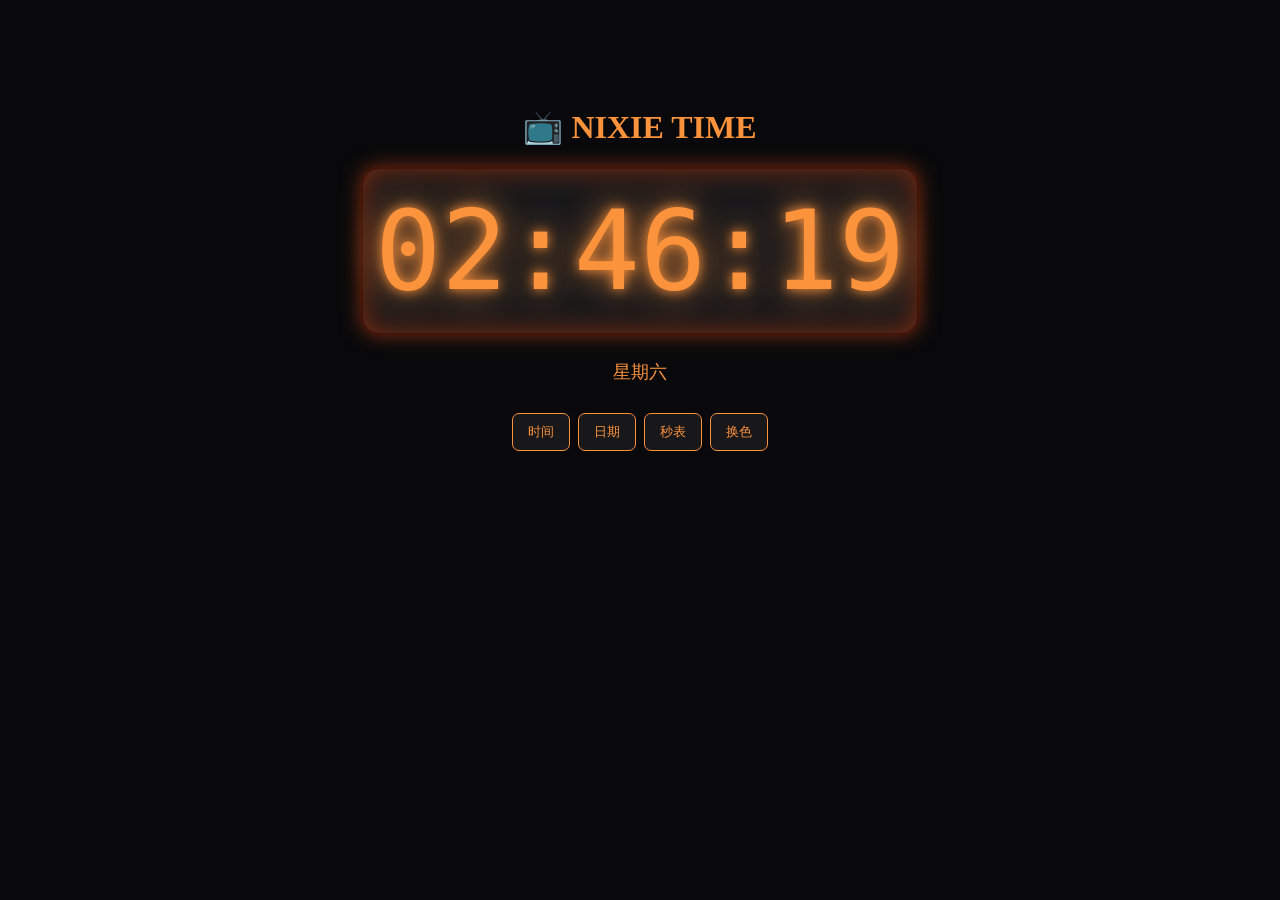
<file: apps/user/nixie-clock/index.html>
<!doctype html><meta charset="utf-8"><meta name="viewport" content="width=device-width,initial-scale=1"><title>📺 辉光管时钟</title><style>:root{--glow:#fb923c}body{margin:0;background:#09090b;color:var(--glow);font-family:Georgia,serif;text-align:center}main{margin:12vh auto}.tube{display:inline-block;padding:18px 12px;border:2px solid #431407;border-radius:18px;background:#18181b;font:clamp(44px,14vw,110px) monospace;text-shadow:0 0 12px var(--glow),0 0 34px var(--glow);box-shadow:0 0 30px #7c2d12 inset,0 0 20px #7c2d12}.sub{font:18px system-ui;margin:25px}button{padding:9px 15px;margin:4px;border:1px solid var(--glow);border-radius:7px;background:#18181b;color:var(--glow)}</style><main><h1>📺 NIXIE TIME</h1><div class="tube" id="clock"></div><div class="sub" id="date"></div><button onclick="mode='time'">时间</button><button onclick="mode='date'">日期</button><button onclick="mode='stop'">秒表</button><button onclick="color()">换色</button></main><script>let mode='time',sw=0,colors=['#fb923c','#38bdf8','#4ade80'],ci=0;function color(){ci=(ci+1)%3;document.documentElement.style.setProperty('--glow',colors[ci])}function render(){let d=new Date();if(mode==='time')clock.textContent=d.toLocaleTimeString('zh-CN',{hour12:false});if(mode==='date')clock.textContent=d.toLocaleDateString('zh-CN').replaceAll('/','.');if(mode==='stop')clock.textContent=((Date.now()-sw)/1000).toFixed(1).padStart(6,'0');date.textContent=mode==='stop'?'点击“秒表”后重新计时':d.toLocaleDateString('zh-CN',{weekday:'long'})}setInterval(render,100);document.querySelector('[onclick="mode=\'stop\'"]').onclick=()=>{sw=Date.now();mode='stop'};render()</script>
</file>
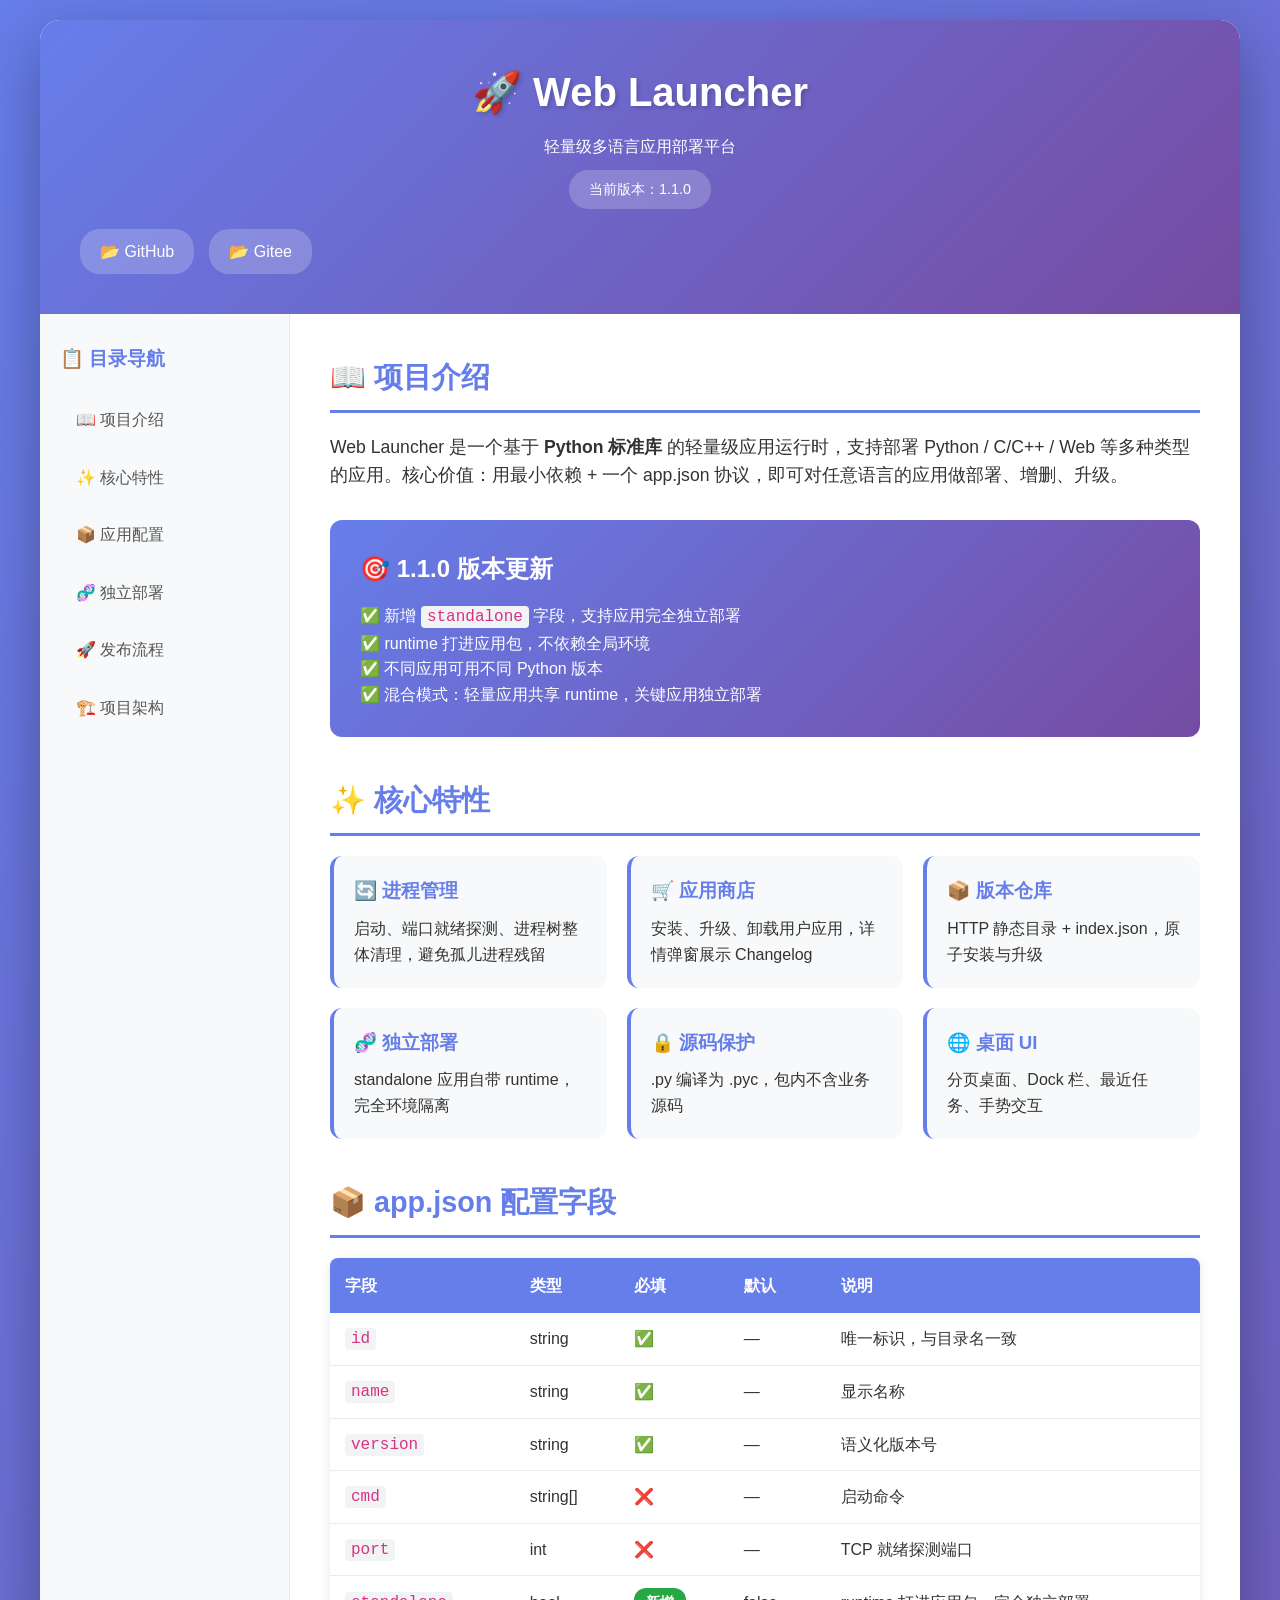
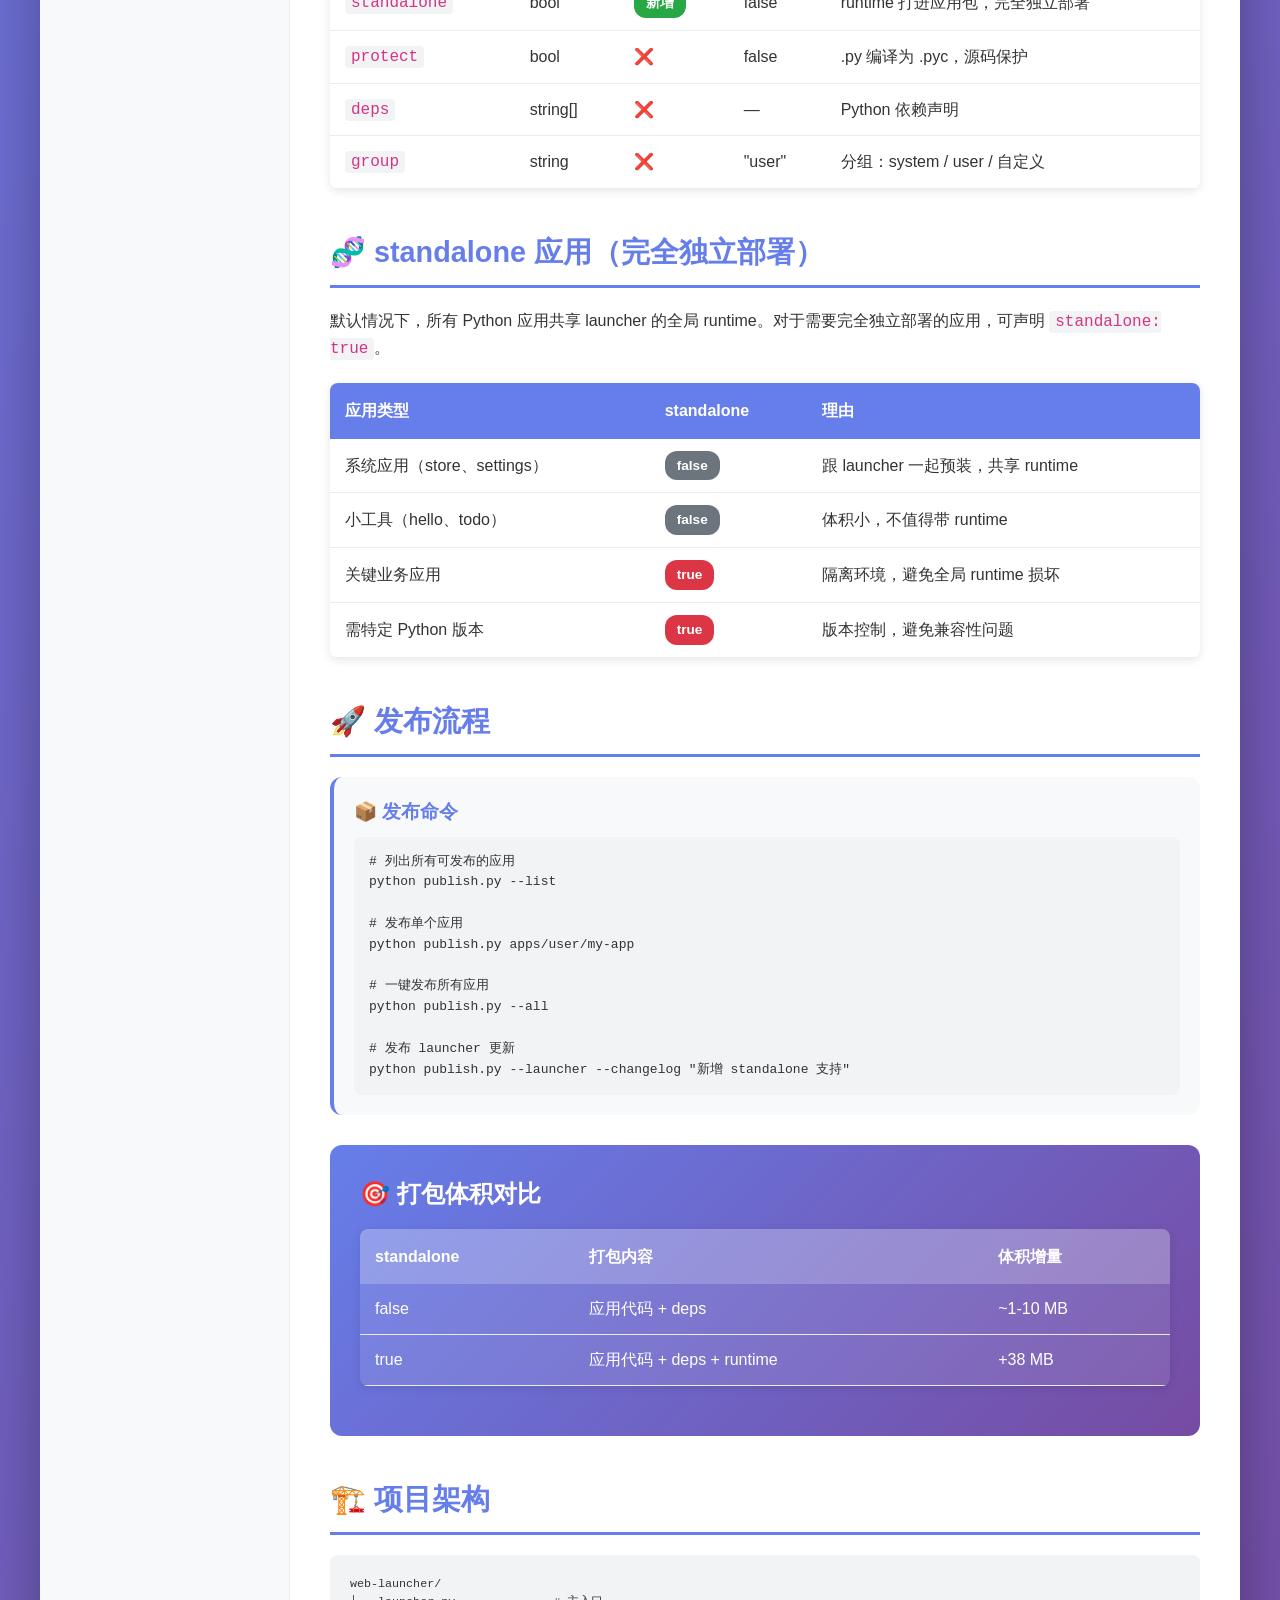
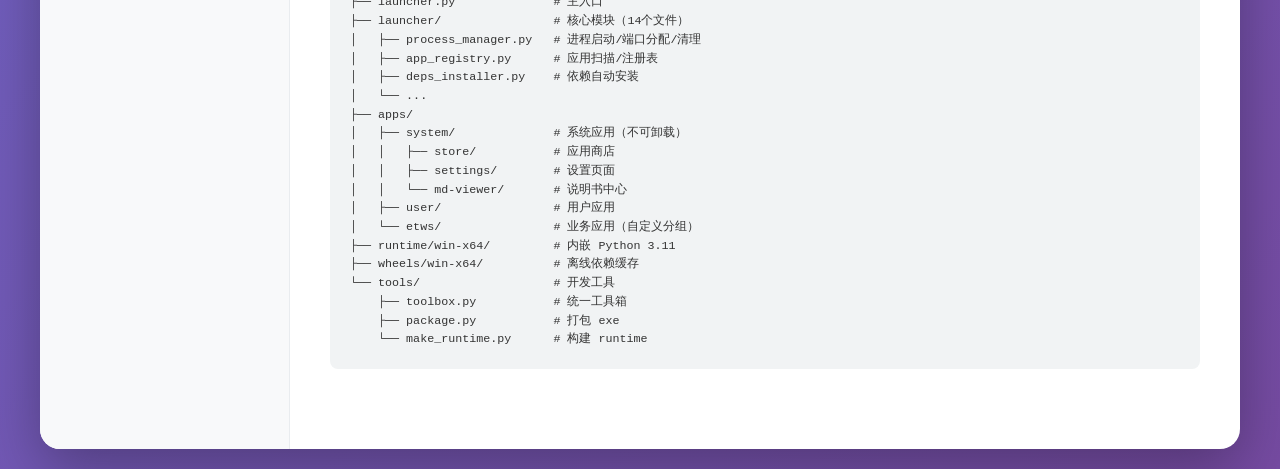
<file: apps/system/md-viewer/docs/index.html>
<!DOCTYPE html>
<html lang="zh-CN">
<head>
    <meta charset="UTF-8">
    <meta name="viewport" content="width=device-width, initial-scale=1.0">
    <title>Web Launcher 项目说明书</title>
    <style>
        * { margin: 0; padding: 0; box-sizing: border-box; }
        body {
            font-family: -apple-system, BlinkMacSystemFont, 'Segoe UI', 'Microsoft YaHei', sans-serif;
            line-height: 1.6;
            color: #333;
            background: linear-gradient(135deg, #667eea 0%, #764ba2 100%);
            min-height: 100vh;
            padding: 20px;
        }
        .container {
            max-width: 1200px;
            margin: 0 auto;
            background: white;
            border-radius: 20px;
            box-shadow: 0 20px 60px rgba(0,0,0,0.3);
            overflow: hidden;
        }
        .header {
            background: linear-gradient(135deg, #667eea 0%, #764ba2 100%);
            color: white;
            padding: 40px;
            text-align: center;
        }
        .header h1 {
            font-size: 2.5em;
            margin-bottom: 10px;
            text-shadow: 2px 2px 4px rgba(0,0,0,0.2);
        }
        .version-badge {
            display: inline-block;
            background: rgba(255,255,255,0.2);
            padding: 8px 20px;
            border-radius: 20px;
            font-size: 0.9em;
            margin-top: 10px;
        }
        .content {
            display: grid;
            grid-template-columns: 250px 1fr;
            min-height: 800px;
        }
        .sidebar {
            background: #f8f9fa;
            padding: 30px 20px;
            border-right: 1px solid #e9ecef;
        }
        .sidebar h2 {
            font-size: 1.2em;
            margin-bottom: 20px;
            color: #667eea;
        }
        .nav-item {
            display: block;
            padding: 12px 16px;
            margin: 8px 0;
            border-radius: 8px;
            text-decoration: none;
            color: #555;
            transition: all 0.3s ease;
        }
        .nav-item:hover {
            background: #667eea;
            color: white;
            transform: translateX(5px);
        }
        .main {
            padding: 40px;
        }
        .section {
            margin-bottom: 40px;
        }
        .section h2 {
            font-size: 1.8em;
            margin-bottom: 20px;
            color: #667eea;
            border-bottom: 3px solid #667eea;
            padding-bottom: 10px;
        }
        .feature-grid {
            display: grid;
            grid-template-columns: repeat(auto-fit, minmax(250px, 1fr));
            gap: 20px;
            margin-top: 20px;
        }
        .feature-card {
            background: #f8f9fa;
            padding: 20px;
            border-radius: 12px;
            border-left: 4px solid #667eea;
            transition: transform 0.3s ease;
        }
        .feature-card:hover {
            transform: translateY(-5px);
            box-shadow: 0 5px 20px rgba(0,0,0,0.1);
        }
        .feature-card h3 {
            color: #667eea;
            margin-bottom: 10px;
        }
        table {
            width: 100%;
            border-collapse: collapse;
            margin: 20px 0;
            background: white;
            box-shadow: 0 2px 10px rgba(0,0,0,0.1);
            border-radius: 8px;
            overflow: hidden;
        }
        th {
            background: #667eea;
            color: white;
            padding: 15px;
            text-align: left;
        }
        td {
            padding: 12px 15px;
            border-bottom: 1px solid #e9ecef;
        }
        tr:hover {
            background: #f8f9fa;
        }
        .tag {
            display: inline-block;
            padding: 4px 12px;
            border-radius: 12px;
            font-size: 0.85em;
            font-weight: 600;
        }
        .tag-new { background: #28a745; color: white; }
        .tag-important { background: #dc3545; color: white; }
        .tag-optional { background: #6c757d; color: white; }
        code {
            background: #f1f3f4;
            padding: 2px 6px;
            border-radius: 4px;
            font-family: 'Courier New', monospace;
            color: #d63384;
        }
        .highlight-box {
            background: linear-gradient(135deg, #667eea 0%, #764ba2 100%);
            color: white;
            padding: 30px;
            border-radius: 12px;
            margin: 30px 0;
        }
        .highlight-box h3 {
            font-size: 1.5em;
            margin-bottom: 15px;
        }
        .repo-links {
            display: flex;
            gap: 15px;
            margin-top: 20px;
        }
        .repo-link {
            display: inline-flex;
            align-items: center;
            padding: 10px 20px;
            background: rgba(255,255,255,0.2);
            border-radius: 20px;
            color: white;
            text-decoration: none;
            transition: all 0.3s ease;
        }
        .repo-link:hover {
            background: white;
            color: #667eea;
        }
        @media (max-width: 768px) {
            .content {
                grid-template-columns: 1fr;
            }
            .sidebar {
                border-right: none;
                border-bottom: 1px solid #e9ecef;
            }
        }
    </style>
</head>
<body>
    <div class="container">
        <div class="header">
            <h1>🚀 Web Launcher</h1>
            <p>轻量级多语言应用部署平台</p>
            <div class="version-badge">当前版本：1.1.0</div>
            <div class="repo-links">
                <a href="https://github.com/Jun1172/web-launcher" class="repo-link">📂 GitHub</a>
                <a href="https://gitee.com/jun626/web-launcher" class="repo-link">📂 Gitee</a>
            </div>
        </div>
        
        <div class="content">
            <div class="sidebar">
                <h2>📋 目录导航</h2>
                <a href="#intro" class="nav-item">📖 项目介绍</a>
                <a href="#features" class="nav-item">✨ 核心特性</a>
                <a href="#app-json" class="nav-item">📦 应用配置</a>
                <a href="#standalone" class="nav-item">🧬 独立部署</a>
                <a href="#publish" class="nav-item">🚀 发布流程</a>
                <a href="#architecture" class="nav-item">🏗️ 项目架构</a>
            </div>
            
            <div class="main">
                <div id="intro" class="section">
                    <h2>📖 项目介绍</h2>
                    <p style="font-size: 1.1em; margin-bottom: 20px;">
                        Web Launcher 是一个基于 <strong>Python 标准库</strong> 的轻量级应用运行时，支持部署 Python / C/C++ / Web 等多种类型的应用。核心价值：用最小依赖 + 一个 app.json 协议，即可对任意语言的应用做部署、增删、升级。
                    </p>
                    
                    <div class="highlight-box">
                        <h3>🎯 1.1.0 版本更新</h3>
                        <ul style="list-style: none; padding: 0;">
                            <li>✅ 新增 <code>standalone</code> 字段，支持应用完全独立部署</li>
                            <li>✅ runtime 打进应用包，不依赖全局环境</li>
                            <li>✅ 不同应用可用不同 Python 版本</li>
                            <li>✅ 混合模式：轻量应用共享 runtime，关键应用独立部署</li>
                        </ul>
                    </div>
                </div>
                
                <div id="features" class="section">
                    <h2>✨ 核心特性</h2>
                    <div class="feature-grid">
                        <div class="feature-card">
                            <h3>🔄 进程管理</h3>
                            <p>启动、端口就绪探测、进程树整体清理，避免孤儿进程残留</p>
                        </div>
                        <div class="feature-card">
                            <h3>🛒 应用商店</h3>
                            <p>安装、升级、卸载用户应用，详情弹窗展示 Changelog</p>
                        </div>
                        <div class="feature-card">
                            <h3>📦 版本仓库</h3>
                            <p>HTTP 静态目录 + index.json，原子安装与升级</p>
                        </div>
                        <div class="feature-card">
                            <h3>🧬 独立部署</h3>
                            <p>standalone 应用自带 runtime，完全环境隔离</p>
                        </div>
                        <div class="feature-card">
                            <h3>🔒 源码保护</h3>
                            <p>.py 编译为 .pyc，包内不含业务源码</p>
                        </div>
                        <div class="feature-card">
                            <h3>🌐 桌面 UI</h3>
                            <p>分页桌面、Dock 栏、最近任务、手势交互</p>
                        </div>
                    </div>
                </div>
                
                <div id="app-json" class="section">
                    <h2>📦 app.json 配置字段</h2>
                    <table>
                        <thead>
                            <tr>
                                <th>字段</th>
                                <th>类型</th>
                                <th>必填</th>
                                <th>默认</th>
                                <th>说明</th>
                            </tr>
                        </thead>
                        <tbody>
                            <tr>
                                <td><code>id</code></td>
                                <td>string</td>
                                <td>✅</td>
                                <td>—</td>
                                <td>唯一标识，与目录名一致</td>
                            </tr>
                            <tr>
                                <td><code>name</code></td>
                                <td>string</td>
                                <td>✅</td>
                                <td>—</td>
                                <td>显示名称</td>
                            </tr>
                            <tr>
                                <td><code>version</code></td>
                                <td>string</td>
                                <td>✅</td>
                                <td>—</td>
                                <td>语义化版本号</td>
                            </tr>
                            <tr>
                                <td><code>cmd</code></td>
                                <td>string[]</td>
                                <td>❌</td>
                                <td>—</td>
                                <td>启动命令</td>
                            </tr>
                            <tr>
                                <td><code>port</code></td>
                                <td>int</td>
                                <td>❌</td>
                                <td>—</td>
                                <td>TCP 就绪探测端口</td>
                            </tr>
                            <tr>
                                <td><code>standalone</code></td>
                                <td>bool</td>
                                <td><span class="tag tag-new">新增</span></td>
                                <td>false</td>
                                <td>runtime 打进应用包，完全独立部署</td>
                            </tr>
                            <tr>
                                <td><code>protect</code></td>
                                <td>bool</td>
                                <td>❌</td>
                                <td>false</td>
                                <td>.py 编译为 .pyc，源码保护</td>
                            </tr>
                            <tr>
                                <td><code>deps</code></td>
                                <td>string[]</td>
                                <td>❌</td>
                                <td>—</td>
                                <td>Python 依赖声明</td>
                            </tr>
                            <tr>
                                <td><code>group</code></td>
                                <td>string</td>
                                <td>❌</td>
                                <td>"user"</td>
                                <td>分组：system / user / 自定义</td>
                            </tr>
                        </tbody>
                    </table>
                </div>
                
                <div id="standalone" class="section">
                    <h2>🧬 standalone 应用（完全独立部署）</h2>
                    <p style="margin-bottom: 20px;">默认情况下，所有 Python 应用共享 launcher 的全局 runtime。对于需要完全独立部署的应用，可声明 <code>standalone: true</code>。</p>
                    
                    <table>
                        <thead>
                            <tr>
                                <th>应用类型</th>
                                <th>standalone</th>
                                <th>理由</th>
                            </tr>
                        </thead>
                        <tbody>
                            <tr>
                                <td>系统应用（store、settings）</td>
                                <td><span class="tag tag-optional">false</span></td>
                                <td>跟 launcher 一起预装，共享 runtime</td>
                            </tr>
                            <tr>
                                <td>小工具（hello、todo）</td>
                                <td><span class="tag tag-optional">false</span></td>
                                <td>体积小，不值得带 runtime</td>
                            </tr>
                            <tr>
                                <td>关键业务应用</td>
                                <td><span class="tag tag-important">true</span></td>
                                <td>隔离环境，避免全局 runtime 损坏</td>
                            </tr>
                            <tr>
                                <td>需特定 Python 版本</td>
                                <td><span class="tag tag-important">true</span></td>
                                <td>版本控制，避免兼容性问题</td>
                            </tr>
                        </tbody>
                    </table>
                </div>
                
                <div id="publish" class="section">
                    <h2>🚀 发布流程</h2>
                    <div class="feature-card" style="margin-bottom: 20px;">
                        <h3>📦 发布命令</h3>
                        <pre style="background: #f1f3f4; padding: 15px; border-radius: 8px; overflow-x: auto;">
# 列出所有可发布的应用
python publish.py --list

# 发布单个应用
python publish.py apps/user/my-app

# 一键发布所有应用
python publish.py --all

# 发布 launcher 更新
python publish.py --launcher --changelog "新增 standalone 支持"</pre>
                    </div>
                    
                    <div class="highlight-box">
                        <h3>🎯 打包体积对比</h3>
                        <table style="background: rgba(255,255,255,0.1); margin-top: 15px;">
                            <thead>
                                <tr>
                                    <th style="background: rgba(255,255,255,0.2);">standalone</th>
                                    <th style="background: rgba(255,255,255,0.2);">打包内容</th>
                                    <th style="background: rgba(255,255,255,0.2);">体积增量</th>
                                </tr>
                            </thead>
                            <tbody>
                                <tr>
                                    <td>false</td>
                                    <td>应用代码 + deps</td>
                                    <td>~1-10 MB</td>
                                </tr>
                                <tr>
                                    <td>true</td>
                                    <td>应用代码 + deps + runtime</td>
                                    <td>+38 MB</td>
                                </tr>
                            </tbody>
                        </table>
                    </div>
                </div>
                
                <div id="architecture" class="section">
                    <h2>🏗️ 项目架构</h2>
                    <pre style="background: #f1f3f4; padding: 20px; border-radius: 8px; font-size: 0.9em; overflow-x: auto;">
web-launcher/
├── launcher.py              # 主入口
├── launcher/                # 核心模块（14个文件）
│   ├── process_manager.py   # 进程启动/端口分配/清理
│   ├── app_registry.py      # 应用扫描/注册表
│   ├── deps_installer.py    # 依赖自动安装
│   └── ...
├── apps/
│   ├── system/              # 系统应用（不可卸载）
│   │   ├── store/           # 应用商店
│   │   ├── settings/        # 设置页面
│   │   └── md-viewer/       # 说明书中心
│   ├── user/                # 用户应用
│   └── etws/                # 业务应用（自定义分组）
├── runtime/win-x64/         # 内嵌 Python 3.11
├── wheels/win-x64/          # 离线依赖缓存
└── tools/                   # 开发工具
    ├── toolbox.py           # 统一工具箱
    ├── package.py           # 打包 exe
    └── make_runtime.py      # 构建 runtime</pre>
                </div>
            </div>
        </div>
    </div>
    
    <script>
        // 平滑滚动
        document.querySelectorAll('a[href^="#"]').forEach(anchor => {
            anchor.addEventListener('click', function (e) {
                e.preventDefault();
                const target = document.querySelector(this.getAttribute('href'));
                if (target) {
                    target.scrollIntoView({ behavior: 'smooth', block: 'start' });
                }
            });
        });
    </script>
</body>
</html>
</file>
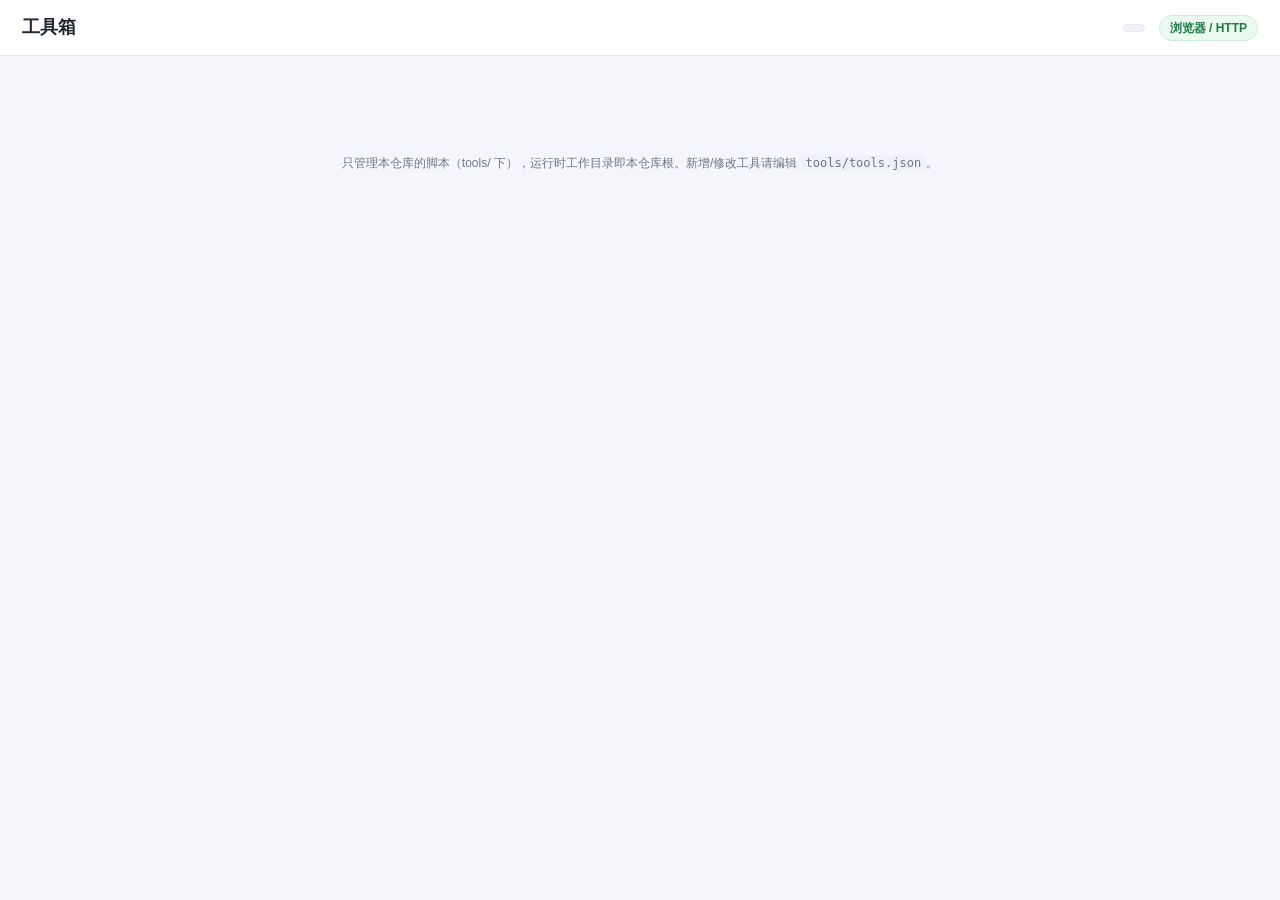
<file: tools/toolbox.html>
<!DOCTYPE html>
<html lang="zh-CN">
<head>
<meta charset="utf-8">
<meta name="viewport" content="width=device-width, initial-scale=1">
<title>WebLauncher 工具箱</title>
<style>
  :root {
    --bg: #f4f6fb; --panel: #ffffff; --ink: #1f2733; --muted: #6b7785;
    --line: #e6eaf1; --brand: #3b6ef5; --brand-d: #2f59c9;
    --danger: #e0483b; --danger-bg: #fdeceb; --sys: #8a94a6;
    --ok: #1f9d57; --shadow: 0 2px 10px rgba(20,30,60,.06), 0 1px 2px rgba(20,30,60,.08);
  }
  * { box-sizing: border-box; }
  body {
    margin: 0; background: var(--bg); color: var(--ink);
    font-family: -apple-system, "Segoe UI", "Microsoft YaHei", Roboto, Helvetica, Arial, sans-serif;
    font-size: 14px; line-height: 1.5;
  }
  header {
    position: sticky; top: 0; z-index: 10; background: rgba(255,255,255,.9);
    backdrop-filter: blur(8px); border-bottom: 1px solid var(--line);
    padding: 14px 22px; display: flex; align-items: center; gap: 14px;
  }
  header h1 { font-size: 18px; margin: 0; font-weight: 700; }
  header .sub { color: var(--muted); font-size: 12.5px; }
  header .spacer { flex: 1; }
  .chip {
    font-size: 12px; padding: 3px 10px; border-radius: 999px; font-weight: 600;
    background: #eef2ff; color: var(--brand-d); border: 1px solid #dbe3ff;
  }
  .chip.http { background: #eafaf0; color: #1f7a45; border-color: #cdeed8; }
  .chip.repo { background: #f0f2f7; color: #6b7785; border-color: #e6eaf1; }
  main { padding: 18px 22px 60px; max-width: 1180px; margin: 0 auto; }
  section { margin-bottom: 26px; }
  section h2 {
    font-size: 14px; color: var(--muted); font-weight: 700; margin: 0 0 12px;
    letter-spacing: .3px; display: flex; align-items: center; gap: 7px;
  }
  .grid { display: grid; grid-template-columns: repeat(auto-fill, minmax(340px, 1fr)); gap: 14px; }
  .card {
    background: var(--panel); border: 1px solid var(--line); border-radius: 14px;
    padding: 15px 16px; box-shadow: var(--shadow); display: flex; flex-direction: column; gap: 10px;
  }
  .card.danger { border-color: #f3c6c2; }
  .chead { display: flex; align-items: center; gap: 8px; flex-wrap: wrap; }
  .chead .name { font-weight: 700; font-size: 15px; }
  .chead .repo {
    font-size: 11px; color: var(--muted); background: #f0f2f7; border: 1px solid var(--line);
    padding: 1px 8px; border-radius: 6px;
  }
  .badge { font-size: 11px; font-weight: 700; padding: 1px 8px; border-radius: 6px; }
  .badge.danger { color: #fff; background: var(--danger); }
  .badge.missing { color: var(--danger); background: var(--danger-bg); border: 1px solid #f3c6c2; }
  .desc { color: #45505f; font-size: 13px; }
  .args { display: flex; flex-direction: column; gap: 7px; }
  .arg { display: flex; align-items: center; gap: 8px; font-size: 12.5px; color: var(--muted); }
  .arg span { font-family: ui-monospace, "Cascadia Code", Consolas, monospace; min-width: 96px; color: var(--brand-d); }
  .arg input {
    flex: 1; padding: 5px 9px; border: 1px solid var(--line); border-radius: 8px; font-size: 13px;
    background: #fbfcfe; color: var(--ink);
  }
  .arg input:focus { outline: none; border-color: var(--brand); }
  .chk { display: flex; align-items: center; gap: 7px; font-size: 12.5px; color: var(--muted); font-family: ui-monospace, Consolas, monospace; }
  .actions { display: flex; gap: 8px; margin-top: 2px; }
  button {
    font: inherit; cursor: pointer; border: none; border-radius: 9px; padding: 7px 16px; font-weight: 600;
    transition: filter .15s, background .15s;
  }
  button.run { background: var(--brand); color: #fff; }
  button.run:hover { filter: brightness(1.05); }
  button.run:disabled { background: #aab6d8; cursor: default; }
  button.clear { background: #eef1f7; color: var(--muted); }
  button.clear:hover { background: #e4e8f1; }
  pre.out {
    margin: 0; background: #0f1420; color: #d6e2f5; border-radius: 10px; padding: 11px 13px;
    font-family: ui-monospace, "Cascadia Code", Consolas, monospace; font-size: 12px;
    max-height: 280px; overflow: auto; white-space: pre-wrap; word-break: break-all;
  }
  pre.out .ln { padding: 1px 0; }
  pre.out .err { color: #ff9a8f; }
  pre.out .sys { color: #7fa7d8; }
  .hint { color: var(--muted); font-size: 12px; margin-top: 4px; }
  footer { color: var(--muted); font-size: 12px; text-align: center; padding: 20px; }
  code { background: #eef1f7; padding: 1px 5px; border-radius: 5px; font-size: 12px; }
</style>
</head>
<body>
<header>
  <div>
    <h1 id="title">WebLauncher 工具箱</h1>
    <div class="sub" id="subtitle"></div>
  </div>
  <div class="spacer"></div>
  <span class="chip repo" id="repoChip"></span>
  <span class="chip" id="modeChip">…</span>
</header>
<main id="main"></main>
<footer>
  只管理本仓库的脚本（tools/ 下），运行时工作目录即本仓库根。新增/修改工具请编辑 <code>tools/tools.json</code>。
</footer>

<script>
const TOOLS = /*__TOOLS__*/{};
const byId = {};
(TOOLS.tools || []).forEach(t => byId[t.id] = t);
const missing = new Set(TOOLS._missing_tools || []);

function setMode() {
  const chip = document.getElementById('modeChip');
  const gui = !!(window.pywebview && window.pywebview.api && window.pywebview.api.run_tool);
  if (gui) { chip.textContent = '桌面窗口'; chip.classList.remove('http'); }
  else { chip.textContent = '浏览器 / HTTP'; chip.classList.add('http'); }
  document.getElementById('title').textContent = TOOLS.title || '工具箱';
  document.getElementById('subtitle').textContent = TOOLS.subtitle || '';
  document.getElementById('repoChip').textContent = TOOLS._repo_name || '';
}

function render() {
  setMode();
  const main = document.getElementById('main');
  (TOOLS.categories || []).forEach(cat => {
    const tools = (TOOLS.tools || []).filter(t => t.category === cat.id);
    if (!tools.length) return;
    const sec = document.createElement('section');
    const h = document.createElement('h2');
    h.textContent = (cat.icon || '') + ' ' + cat.name;
    sec.appendChild(h);
    const grid = document.createElement('div'); grid.className = 'grid';
    tools.forEach(t => grid.appendChild(card(t)));
    sec.appendChild(grid);
    main.appendChild(sec);
  });
}

function card(t) {
  const el = document.createElement('div');
  el.className = 'card' + (t.danger ? ' danger' : '');
  el.id = 'card-' + t.id;

  const isMissing = missing.has(t.id);
  let argsHtml = '';
  if (t.args && t.args.length && !isMissing) {
    argsHtml = '<div class="args">';
    t.args.forEach((a, i) => {
      if (a.bool) {
        argsHtml += '<label class="chk"><input type="checkbox" data-arg="' + i + '"> ' + esc(a.flag) + '</label>';
      } else {
        argsHtml += '<label class="arg"><span>' + esc(a.flag) + '</span>' +
          '<input type="text" placeholder="' + esc(a.placeholder || '') + '" data-arg="' + i + '"></label>';
      }
    });
    argsHtml += '</div>';
  }

  const badges = (t.danger ? '<span class="badge danger">危险</span>' : '') +
    (isMissing ? '<span class="badge missing">脚本缺失</span>' : '');

  el.innerHTML =
    '<div class="chead"><span class="name">' + esc(t.name) + '</span>' + badges + '</div>' +
    '<div class="desc">' + esc(t.desc || '') + '</div>' +
    argsHtml +
    '<div class="actions">' +
      '<button class="run" onclick="runTool(\'' + t.id + '\')"' + (isMissing ? ' disabled' : '') + '>运行</button>' +
      '<button class="clear" onclick="clearOut(\'' + t.id + '\')">清空输出</button>' +
    '</div>' +
    '<pre class="out" id="out-' + t.id + '" style="display:none"></pre>' +
    (isMissing ? '<div class="hint">该工具指向的脚本不存在，无法运行。</div>' : '');
  return el;
}

function collectArgs(t) {
  const out = [];
  if (!t.args) return out;
  t.args.forEach((a, i) => {
    const node = document.querySelector('#card-' + cssEsc(t.id) + ' [data-arg="' + i + '"]');
    if (!node) return;
    if (a.bool) { if (node.checked) out.push(a.flag); }
    else { const v = (node.value || '').trim(); if (v) { out.push(a.flag); out.push(v); } }
  });
  return out;
}

window.TB = {
  appendLine(id, stream, text) {
    const pre = document.getElementById('out-' + id);
    if (!pre) return;
    pre.style.display = 'block';
    const line = document.createElement('div');
    line.className = 'ln ' + (stream === 'stderr' ? 'err' : (stream === 'system' ? 'sys' : ''));
    line.textContent = text;
    pre.appendChild(line);
    pre.scrollTop = pre.scrollHeight;
  },
  setRunning(id) {
    const pre = document.getElementById('out-' + id);
    if (pre) { pre.style.display = 'block'; pre.innerHTML = ''; }
    const btn = document.querySelector('#card-' + cssEsc(id) + ' .run');
    if (btn) { btn.disabled = true; btn.textContent = '运行中…'; }
  },
  setDone(id, ok, rc) {
    const btn = document.querySelector('#card-' + cssEsc(id) + ' .run');
    if (btn) { btn.disabled = false; btn.textContent = '运行'; }
  }
};

async function runTool(id) {
  const t = byId[id];
  if (!t) return;
  if (t.danger && !confirm('该操作较危险：\n\n' + (t.desc || '') + '\n\n确定要继续吗？')) return;
  const args = collectArgs(t);
  window.TB.setRunning(id);
  if (window.pywebview && window.pywebview.api && window.pywebview.api.run_tool) {
    await window.pywebview.api.run_tool(id, args);
  } else {
    await httpRun(id, args);
  }
}

async function httpRun(id, args) {
  const qs = new URLSearchParams({ tool: id, args: JSON.stringify(args) });
  const es = new EventSource('/api/run?' + qs.toString());
  es.onmessage = (e) => {
    try {
      const d = JSON.parse(e.data);
      if (d.done) { window.TB.appendLine(id, 'system', '=== 结束 (rc=' + d.rc + ') ==='); window.TB.setDone(id, d.ok, d.rc); es.close(); }
      else { window.TB.appendLine(id, d.stream, d.text); }
    } catch (_) {}
  };
  es.onerror = () => { window.TB.appendLine(id, 'system', '[连接中断]'); window.TB.setDone(id, false, -1); es.close(); };
}

function clearOut(id) {
  const pre = document.getElementById('out-' + id);
  if (pre) pre.innerHTML = '';
}

function esc(s) { return String(s == null ? '' : s).replace(/[&<>"]/g, c => ({'&':'&amp;','<':'&lt;','>':'&gt;','"':'&quot;'}[c])); }
function cssEsc(s) { return (window.CSS && CSS.escape) ? CSS.escape(s) : String(s).replace(/"/g, '\\"'); }

document.addEventListener('DOMContentLoaded', render);
</script>
</body>
</html>
</file>
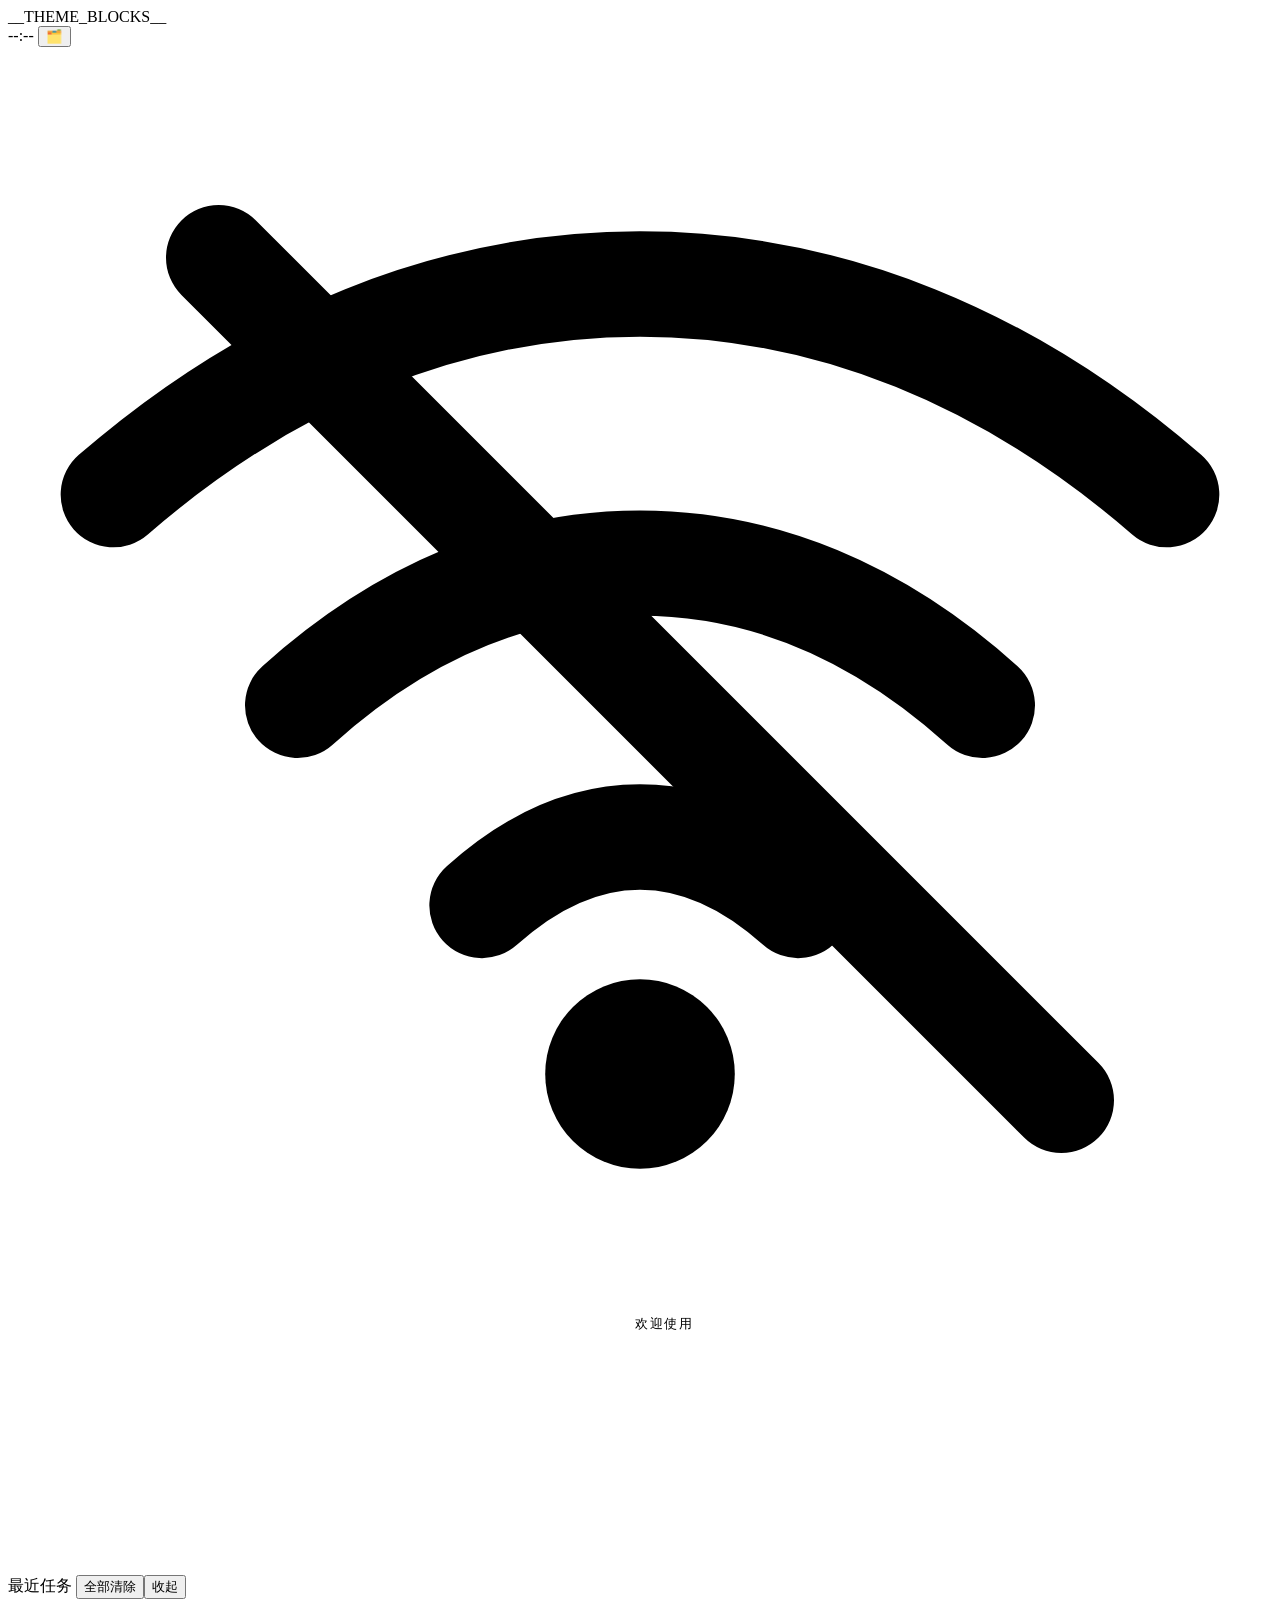
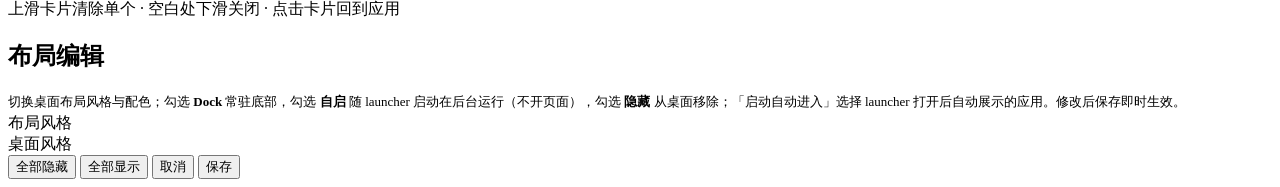
<file: launcher/templates/layouts/grid.html>
<!DOCTYPE html><html lang="zh-CN" data-theme="__THEME__"><head><meta charset="utf-8">
<meta name="viewport" content="width=device-width,initial-scale=1,maximum-scale=1,user-scalable=no">
<title>__TITLE__</title>
<style>
__SHARED_CSS__

/* ══════════════ 九宫格布局（全屏玻璃桌面版） ══════════════
   视觉参考：图标直接铺在极光背景上，Dock 浮底，无中央灰色面板 */

#home {
    padding: 48px 0 0;
    align-items: center;
}

/* 全屏内容区：承载时钟、图标网格与 Dock */
#desktop {
    flex: 1;
    width: 100%;
    height: 100%;
    display: flex;
    flex-direction: column;
    padding: 0 24px 12px;
    overflow: hidden;
}

/* 大时钟区 */
#cw {
    text-align: center;
    margin-bottom: 22px;
    padding: 0 20px;
    flex-shrink: 0;
}
#cwGreeting {
    font-size: 13px;
    color: var(--text-secondary);
    margin-bottom: 6px;
    font-weight: 500;
    letter-spacing: 1.5px;
    text-transform: uppercase;
}
#cwTime {
    font-size: 72px;
    font-weight: 200;
    letter-spacing: -2px;
    line-height: 1;
    font-variant-numeric: tabular-nums;
    background: linear-gradient(to bottom, var(--clock-gradient-top) 0%, var(--clock-gradient-bottom) 100%);
    -webkit-background-clip: text; -webkit-text-fill-color: transparent;
    filter: drop-shadow(0 4px 20px rgba(0,0,0,0.35)) drop-shadow(0 0 40px var(--clock-glow));
}
#cwDate {
    font-size: 14px;
    color: var(--text-secondary);
    margin-top: 8px;
    font-weight: 500;
    letter-spacing: 0.5px;
}

/* 分页容器 */
#pager {
    flex: 1;
    overflow: hidden;
    display: flex;
    flex-direction: column;
    justify-content: center;
}
#screens {
    display: flex;
    height: 100%;
    transition: transform 0.45s cubic-bezier(0.25, 0.8, 0.25, 1);
}

/* 核心布局：响应式网格（列数由 JS 统一计算后以 inline style 应用） */
.screen {
    flex: 0 0 100%;
    display: grid;
    grid-template-columns: repeat(6, 1fr);
    gap: 18px;
    align-content: center;
    justify-items: center;
    padding: 0 40px;
    overflow: hidden;
}

.icon {
    display: flex;
    flex-direction: column;
    align-items: center;
    gap: 10px;
    cursor: pointer;
    position: relative;
    width: 92px;
}
.tile {
    position: relative;
    width: 68px;
    height: 68px;
    border-radius: var(--tile-radius);
    font-size: 34px;
    display: flex;
    align-items: center;
    justify-content: center;
    background: var(--glass-bg);
    background:
        radial-gradient(circle at 30% 30%, rgba(var(--c-rgb,128,128,128),0.42) 0%, transparent 65%),
        linear-gradient(160deg, rgba(255,255,255,0.10) 0%, rgba(255,255,255,0.03) 100%);
    backdrop-filter: blur(12px); -webkit-backdrop-filter: blur(12px);
    border: 1px solid var(--glass-border);
    box-shadow: var(--tile-shadow), inset 0 1px 0 rgba(255, 255, 255, 0.08);
    transition: all 0.3s cubic-bezier(0.34, 1.56, 0.64, 1);
    overflow: hidden;
}
.tile::before {
    content: ''; position: absolute; top: 0; left: -100%; width: 50%; height: 100%;
    background: linear-gradient(90deg, transparent, rgba(255,255,255,0.18), transparent);
    transform: skewX(-25deg); transition: left 0.55s;
}
.icon:hover .tile::before { left: 150%; }
.icon:hover .tile {
    background: var(--glass-bg-hover);
    background:
        radial-gradient(circle at 30% 30%, rgba(var(--c-rgb,128,128,128),0.60) 0%, transparent 60%),
        linear-gradient(160deg, rgba(255,255,255,0.16) 0%, rgba(255,255,255,0.05) 100%);
    border-color: var(--glass-border-hover);
    transform: translateY(-6px) scale(1.08);
    box-shadow: var(--tile-shadow-hover), inset 0 1px 0 rgba(255, 255, 255, 0.18);
    box-shadow: var(--tile-shadow-hover), 0 0 28px rgba(var(--c-rgb,128,128,128),0.35), inset 0 1px 0 rgba(255, 255, 255, 0.18);
}
.icon:active .tile { transform: scale(0.95); transition: transform 0.1s; }

/* 周期微光：与 metro 相同机制，图标偶尔泛起主色光 */
@keyframes tile-glow-cycle {
    0%, 92%, 100% { box-shadow: var(--tile-shadow), inset 0 1px 0 rgba(255, 255, 255, 0.08); }
    96% { box-shadow: 0 0 26px rgba(var(--c-rgb,128,128,128),0.42), inset 0 1px 0 rgba(255, 255, 255, 0.16); }
}
.tile.fx-glow-cycle { animation: tile-glow-cycle var(--shimmer-t, 10s) ease-in-out var(--shimmer-d, 0s) infinite; }
.tile.fx-glow-cycle:hover { animation-play-state: paused; }

.name {
    font-size: 12px;
    color: var(--text-primary);
    width: 100%;
    overflow: hidden;
    text-overflow: ellipsis;
    white-space: nowrap;
    text-align: center;
    text-shadow: 0 2px 8px rgba(0,0,0,0.45);
    padding: 0 2px;
    font-weight: 500;
    letter-spacing: 0.3px;
}
.tile.running::after {
    content: "";
    position: absolute;
    bottom: -9px;
    left: 50%;
    transform: translateX(-50%);
    width: 5px;
    height: 5px;
    border-radius: 50%;
    background: var(--success);
    box-shadow: 0 0 10px var(--success);
}


/* 分页指示器 */
#dots {
    display: flex;
    justify-content: center;
    gap: 8px;
    padding: 18px 0 8px;
    flex-shrink: 0;
}
#dots i {
    width: 6px;
    height: 6px;
    border-radius: 50%;
    background: var(--dot-bg);
    transition: all 0.35s cubic-bezier(0.34, 1.56, 0.64, 1);
}
#dots i.on {
    background: var(--dot-on-bg);
    width: 26px;
    border-radius: 3px;
    box-shadow: 0 0 12px var(--dot-on-glow);
}

/* 底部 Dock */
#dock {
    margin: 0 auto 24px;
    height: 72px;
    border-radius: var(--dock-radius);
    background: var(--dock-bg);
    backdrop-filter: blur(28px); -webkit-backdrop-filter: blur(28px);
    border: 1px solid var(--dock-border);
    box-shadow: var(--dock-shadow), inset 0 1px 0 rgba(255, 255, 255, 0.08);
    display: flex;
    align-items: center;
    justify-content: center;
    gap: 14px;
    padding: 0 20px;
    max-width: 88%;
}
#dock .icon { width: auto; }
#dock .tile {
    width: 54px;
    height: 54px;
    font-size: 28px;
    border-radius: 16px;
}
#dock .icon:hover .tile {
    transform: translateY(-10px) scale(1.22);
}
#dock .name { display: none; }
</style>
__THEME_BLOCKS__
</head><body>

<div id="statusbar">
  <span id="sbTime" style="font-variant-numeric: tabular-nums;">--:--</span>
  <span id="runtimeIndicator" style="display:none;"></span>
  <span class="sbR">
    <button id="layoutBtn" title="布局编辑">🗂️</button>
    <svg id="netIcon" viewBox="0 0 24 24" fill="none" stroke="currentColor" stroke-width="2" stroke-linecap="round">
      <path class="arc" d="M2 8.5C5 5.9 8.4 4.5 12 4.5s7 1.4 10 4"/>
      <path class="arc" d="M5.5 12.5c2-1.8 4.2-2.7 6.5-2.7s4.5.9 6.5 2.7"/>
      <path class="arc" d="M9 16.3c1-.9 2-1.3 3-1.3s2 .4 3 1.3"/>
      <circle cx="12" cy="19.5" r="1.8" fill="currentColor" stroke="none"/>
      <path class="slash" d="M4 4l16 16"/>
    </svg>
    <span id="batt"><i id="battFill"></i><b></b></span><span id="battPct" style="font-size:11px;margin-left:4px;color:var(--text-secondary);font-variant-numeric:tabular-nums;"></span>
  </span>
</div>

<div id="home">
  <div id="desktop">
    <div id="cw">
      <div id="cwGreeting">欢迎使用</div>
      <div id="cwTime">--:--</div>
      <div id="cwDate"></div>
    </div>
    <div id="pager"><div id="screens"></div></div>
    <div id="dots"></div>
    <div id="dock"></div>
  </div>
</div>

<!-- 最近任务面板 -->
<div id="recents" class="panel">
  <div class="pHead"><span>最近任务</span>
    <span><button id="clearAll">全部清除</button><button id="closeR">收起</button></span></div>
  <div id="rCards"></div>
  <div class="rTip">上滑卡片清除单个 · 空白处下滑关闭 · 点击卡片回到应用</div>
</div>

<!-- 布局编辑模态 -->
<div id="layoutMask" class="modalMask">
  <div class="modal" role="dialog" aria-label="布局编辑">
    <h2>布局编辑</h2>
    <div style="font-size:13px;color:var(--text-secondary);line-height:1.6">
      切换桌面布局风格与配色；勾选 <b style="color:var(--text-primary)">Dock</b> 常驻底部，勾选 <b style="color:var(--text-primary)">自启</b> 随 launcher 启动在后台运行（不开页面），勾选 <b style="color:var(--danger)">隐藏</b> 从桌面移除；「启动自动进入」选择 launcher 打开后自动展示的应用。修改后保存即时生效。
    </div>
    <div class="layoutRow">
      <div class="themeLabel">布局风格</div>
      <div id="layoutPicker" class="layoutList"></div>
    </div>
    <div class="themeRow">
      <div class="themeLabel">桌面风格</div>
      <div id="themeList" class="themeList"></div>
    </div>
    <div id="layList" class="layList"></div>
    <div class="foot">
      <button class="btnDef" style="margin-right:auto" onclick="toggleAllHidden(true)">全部隐藏</button>
      <button class="btnDef" onclick="toggleAllHidden(false)">全部显示</button>
      <button class="btnDef" onclick="closeLayout()">取消</button>
      <button class="btnPri" onclick="saveLayout()">保存</button>
    </div>
  </div>
</div>

<div id="pages"></div>
<div id="homeBar"></div>

<script>
__SHARED_JS__
</script>
<script>
/* ══════════════ 九宫格布局专属 JS ══════════════ */
let pageIdx=0, screenCount=0;

/* 列数/行数只在此处计算，再 inline 应用到每个 .screen 的
   grid-template-columns —— 与 CSS 的 padding/gap/最小列宽用同一套参数，
   保证每页图标容量 = 实际能排下的容量，窗口拉伸时不会错页混排。 */
const GRID={PAD_X:40, GAP:18, COL_MIN:92, ROW_H:96}; // ROW_H: tile 68 + gap 10 + name ~18

function buildHome(){
  const homeApps=APPS.filter(a=>!a.dock);
  const pager=$('pager');
  const availW=Math.max(GRID.COL_MIN, pager.clientWidth-GRID.PAD_X*2);
  const cols=Math.max(1, Math.floor((availW+GRID.GAP)/(GRID.COL_MIN+GRID.GAP)));
  const availH=Math.max(GRID.ROW_H, pager.clientHeight);
  const rows=Math.max(1, Math.floor((availH+GRID.GAP)/(GRID.ROW_H+GRID.GAP)));
  const itemsPerPage=Math.max(1, cols*rows);
  screenCount=Math.max(1,Math.ceil(homeApps.length/itemsPerPage));

  const sc=$('screens');sc.innerHTML='';
  for(let s=0;s<screenCount;s++){
    const d=document.createElement('div');d.className='screen';
    d.style.gridTemplateColumns='repeat('+cols+',1fr)';
    homeApps.slice(s*itemsPerPage,(s+1)*itemsPerPage).forEach(a=>d.appendChild(iconEl(a)));
    sc.appendChild(d);}

  const dk=$('dock');dk.innerHTML='';
  APPS.filter(a=>a.dock).forEach(a=>dk.appendChild(iconEl(a)));

  const dots=$('dots');dots.innerHTML='';
  for(let i=0;i<screenCount;i++)dots.appendChild(document.createElement('i'));
  gotoPage(0);updateDots();}

function hexRgb(h){h=(h||'').replace('#','');if(h.length===3)h=h.split('').map(c=>c+c).join('');
  const n=parseInt(h,16);return isNaN(n)?'128,128,128':((n>>16)&255)+','+((n>>8)&255)+','+(n&255);}
function iconEl(a){
  const d=document.createElement('div');d.className='icon';d.dataset.id=a.id;
  let reduce=false; try{reduce=matchMedia('(prefers-reduced-motion: reduce)').matches;}catch(e){}
  /* ui.fx_enabled=true 强制特效：老 Win10/Server 系统动画默认关闭（reduce 误报），旁路恢复流光 */
  if(reduce && window.__uiCfg && __uiCfg.fx_enabled===true)reduce=false;
  const fx=(!reduce)?' fx-glow-cycle" style="--shimmer-t:'+(8+Math.random()*6).toFixed(1)+
    's;--shimmer-d:'+(-Math.random()*12).toFixed(1)+'s;--c:'+a.color+';--c-rgb:'+hexRgb(a.color)+'"':
    '" style="--c:'+a.color+';--c-rgb:'+hexRgb(a.color)+'"';
  const icon=iconHtml(a,'app-icon-image');
  const sys=a.system?'<div class="tile system'+fx+'>'+icon+'</div>':
    '<div class="tile'+fx+'>'+icon+'</div>';
  d.innerHTML=sys+'<div class="name">'+esc(a.name)+'</div>';return d;}

function gotoPage(i){
  pageIdx=Math.max(0,Math.min(screenCount-1,i));
  $('screens').style.transform=`translateX(${-pageIdx*$('pager').clientWidth}px)`;
  [...$('dots').children].forEach((d,j)=>d.classList.toggle('on',j===pageIdx));}

addEventListener('resize',()=>{ if(typeof buildHome==='function')buildHome(); });

function updateDots(){
  const run={};APPS.forEach(a=>run[a.id]=a.running);
  document.querySelectorAll('.icon').forEach(el=>{
    const tile=el.querySelector('.tile');
    if(tile){tile.classList.toggle('running',!!run[el.dataset.id]);}});}

/* ── 分页拖动跟手（响应 _shared.js 的 onDragH/onSwipeH 约定） ── */
function onDragH(dx){
  $('screens').style.transition='none';
  $('screens').style.transform=`translateX(${-pageIdx*$('pager').clientWidth+dx}px)`;
}
function onDragHReset(){ $('screens').style.transition=''; }
function onSwipeH(dx){
  if(dx<-60)gotoPage(pageIdx+1);
  else if(dx>60)gotoPage(pageIdx-1);
  else gotoPage(pageIdx);
}
</script></body></html>
<style>
/* 手机端：时钟收敛、图标与 Dock 缩小 */
@media (max-width: 768px) {
    #home { padding-top: 40px; }
    #cw { margin-bottom: 12px; }
    #cwGreeting { font-size: 11px; margin-bottom: 4px; }
    #cwTime { font-size: 46px; }
    #cwDate { font-size: 12px; margin-top: 6px; }
    #desktop { padding: 0 10px 10px; }
    .screen { gap: 14px; }
    .icon { width: 84px; }
    .tile { width: 60px; height: 60px; font-size: 30px; border-radius: 17px; }
    .name { font-size: 11px; }
    #dock { gap: 10px; padding: 0 14px; height: 60px; margin-bottom: 16px; border-radius: 20px; }
    #dock .tile { width: 46px; height: 46px; font-size: 24px; border-radius: 14px; }
    #dots { padding: 12px 0 6px; }
}
</style>
</file>
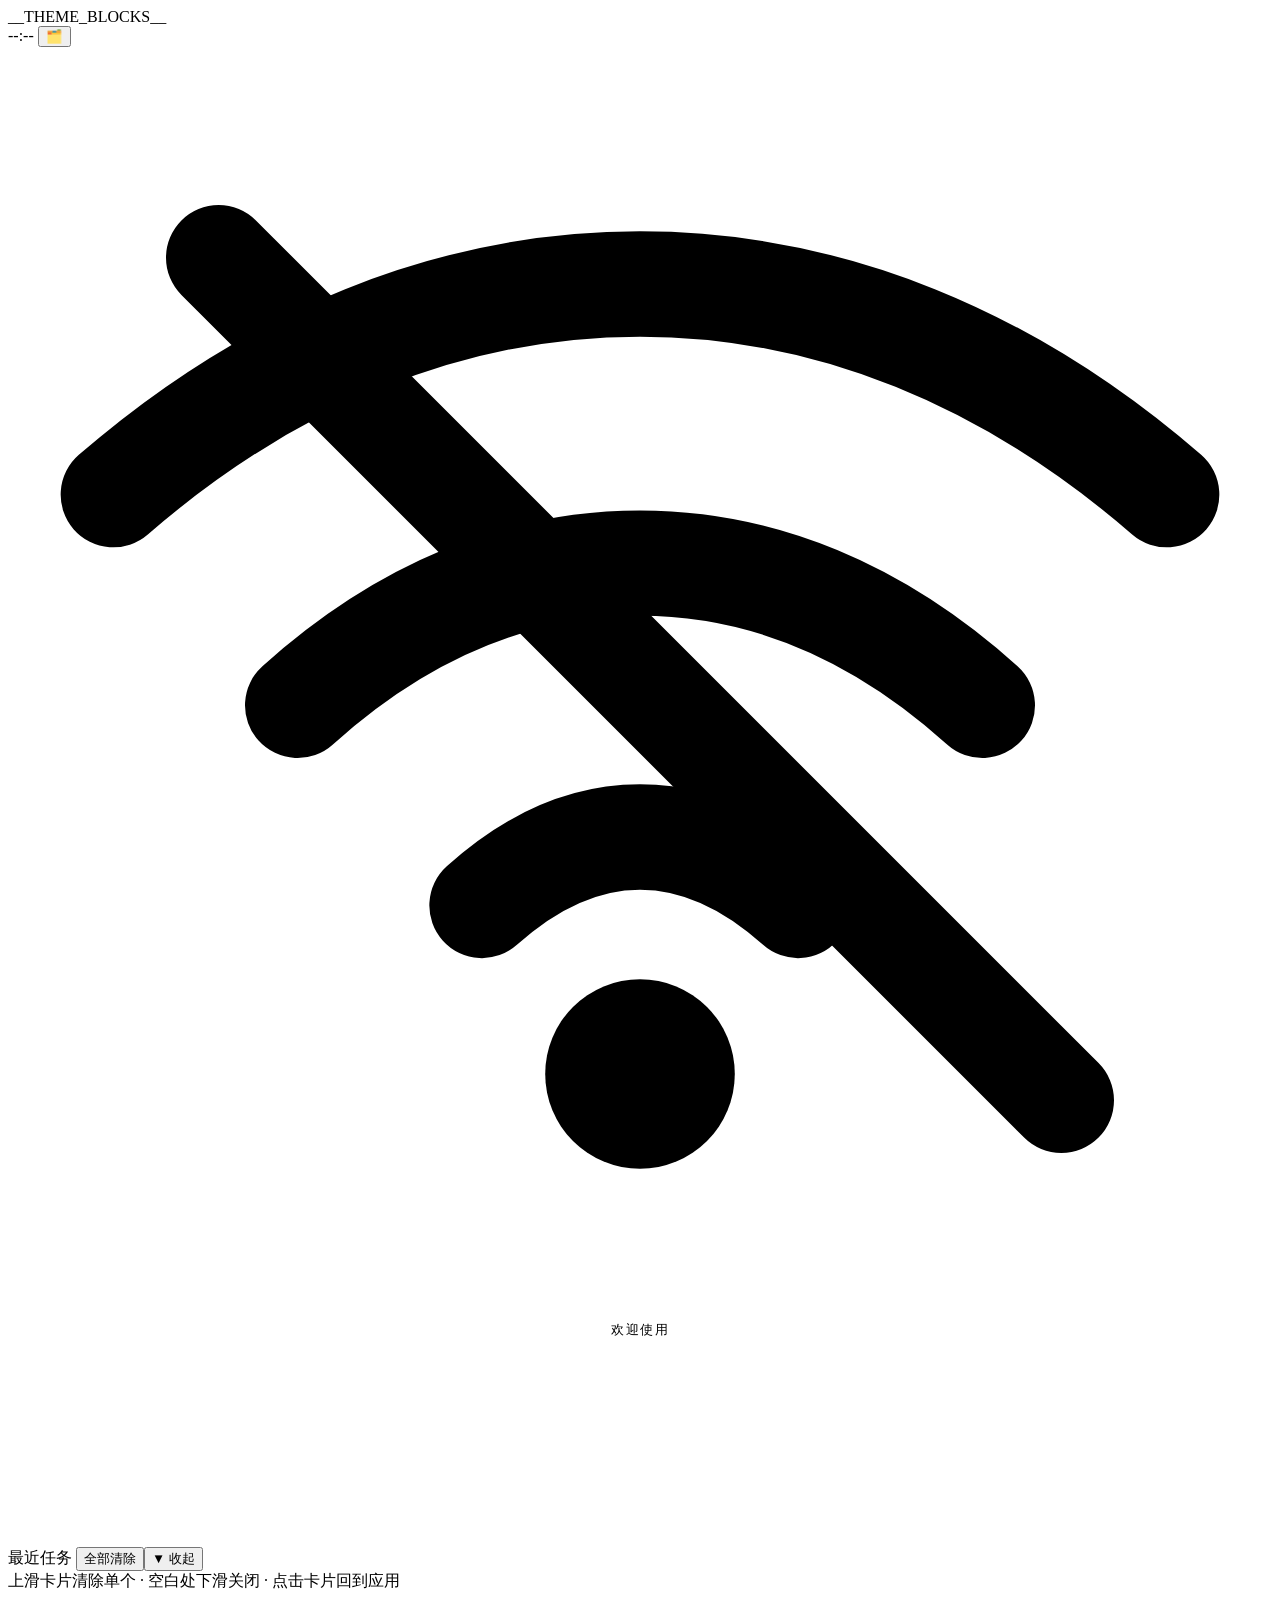
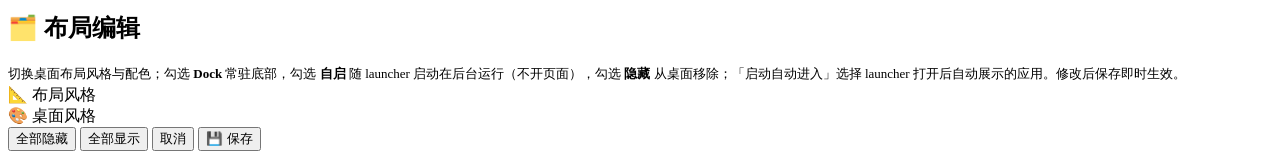
<file: launcher/templates/layouts/list.html>
<!DOCTYPE html><html lang="zh-CN" data-theme="__THEME__"><head><meta charset="utf-8">
<meta name="viewport" content="width=device-width,initial-scale=1,maximum-scale=1,user-scalable=no">
<title>__TITLE__</title>
<style>
__SHARED_CSS__

/* ══════════════ 列表式布局（玻璃桌面版） ══════════════
   图标直接铺在极光背景上，列表行、Dock 均为毛玻璃卡片。 */

#home {
    padding: 48px 0 0;
    align-items: stretch;
}

/* 顶部大时钟与问候区 */
#cw { text-align:center; margin:6px 0 22px; padding:0 20px; flex:0 0 auto; }
#cwGreeting { font-size:13px; color:var(--text-secondary); margin-bottom:6px; font-weight:500; letter-spacing:1.5px; text-transform:uppercase; }
#cwTime {
    font-size:84px; font-weight:300; letter-spacing:-3px; line-height:1;
    font-variant-numeric: tabular-nums;
    background: linear-gradient(to bottom, var(--clock-gradient-top) 0%, var(--clock-gradient-bottom) 100%);
    -webkit-background-clip: text; -webkit-text-fill-color: transparent;
    filter: drop-shadow(0 4px 16px rgba(0,0,0,0.2)) drop-shadow(0 0 30px var(--clock-glow));
}
#cwDate { font-size:14px; color:var(--text-secondary); margin-top:8px; font-weight:500; letter-spacing:0.5px; }

/* 列表容器：可垂直滚动 */
#appList {
    flex:1 1 auto; overflow-y:auto; overflow-x:hidden;
    padding:0 40px; margin-bottom:10px;
    display:flex; flex-direction:column;
    touch-action: pan-y;
    -webkit-overflow-scrolling: touch;
}

/* 列表行：图标 + 名称 + 状态描述 + hover 高亮 */
#appList .icon {
    display:flex; align-items:center; gap:18px;
    padding:12px 18px; cursor:pointer; position:relative;
    border-bottom: 1px solid var(--glass-border);
    transition: background 0.2s ease;
}
#appList .icon:last-child { border-bottom: none; }
#appList .icon:hover { background: var(--glass-bg-hover); }
#appList .icon:active { background: var(--glass-bg); }

#appList .tile {
    position:relative; width:56px; height:56px;
    border-radius:var(--tile-radius); font-size:26px;
    display:flex; align-items:center; justify-content:center;
    background:
        radial-gradient(circle at 30% 30%, rgba(var(--c-rgb,128,128,128),0.42) 0%, transparent 65%),
        linear-gradient(160deg, rgba(255,255,255,0.10) 0%, rgba(255,255,255,0.03) 100%);
    backdrop-filter: blur(14px); -webkit-backdrop-filter: blur(14px);
    border: 1px solid var(--glass-border);
    box-shadow: var(--tile-shadow), inset 0 1px 0 rgba(255, 255, 255, 0.08);
    transition: transform 0.3s cubic-bezier(0.34, 1.56, 0.64, 1), box-shadow 0.3s ease, border-color 0.2s;
    overflow: hidden; flex:0 0 56px;
}
#appList .icon:hover .tile {
    transform: scale(1.08);
    border-color: var(--glass-border-hover);
    box-shadow: var(--tile-shadow-hover), 0 0 22px rgba(var(--c-rgb,128,128,128),0.25), inset 0 1px 0 rgba(255, 255, 255, 0.14);
}
#appList .icon:hover .tile::before { left: 150%; }
#appList .icon:active .tile { transform: scale(0.96); transition: transform 0.1s; }

#appList .rowText { flex:1 1 auto; min-width:0; display:flex; flex-direction:column; gap:4px; }
#appList .name {
    font-size:17px; font-weight:600; color:var(--text-primary);
    overflow:hidden; text-overflow:ellipsis; white-space:nowrap;
    letter-spacing: 0.3px;
}
#appList .desc {
    font-size:12px; color:var(--text-secondary); font-weight:400;
    display:flex; align-items:center; gap:8px;
    overflow:hidden; text-overflow:ellipsis; white-space:nowrap;
}
#appList .desc .runningTag { color:var(--success); font-weight:500; }
#appList .desc .sysTag { color:var(--accent); }
#appList .desc .sep { opacity:0.4; }

/* 图标 hover 微光扫过 */
.tile::before {
    content: ''; position: absolute; top: 0; left: -100%; width: 50%; height: 100%;
    background: linear-gradient(90deg, transparent, rgba(255,255,255,0.15), transparent);
    transform: skewX(-25deg); transition: left 0.5s;
}

/* 运行指示点：贴在图标右下角 */
#appList .tile.running::after {
    content:""; position:absolute; bottom:-3px; right:-3px;
    width:10px; height:10px; border-radius:50%; background:var(--success);
    box-shadow: 0 0 8px var(--success), 0 0 0 2px var(--bg-base);
}


/* 底部 Dock 栏（仅图标） */
#dock {
    flex:0 0 auto;
    margin:0 auto 22px;
    height:64px; border-radius:var(--dock-radius);
    background: var(--dock-bg);
    backdrop-filter: blur(24px); -webkit-backdrop-filter: blur(24px);
    border: 1px solid var(--dock-border);
    box-shadow: var(--dock-shadow), inset 0 1px 0 rgba(255, 255, 255, 0.08);
    display:flex; align-items:center; justify-content:center; gap: 14px;
    padding: 0 18px;
    max-width: 90%;
}
#dock .icon { width:auto; display:flex; padding:0; border-bottom:none; }
#dock .tile {
    position: relative;
    width:40px; height:40px; font-size:20px; border-radius:12px;
    background:
        radial-gradient(circle at 30% 30%, rgba(var(--c-rgb,128,128,128),0.38) 0%, transparent 65%),
        linear-gradient(160deg, rgba(255,255,255,0.10) 0%, rgba(255,255,255,0.03) 100%);
    overflow: hidden;
}
#dock .icon:hover .tile { transform: translateY(-6px) scale(1.18); }
#dock .icon:active .tile { transform: scale(0.95); transition: transform 0.1s; }
#dock .icon .name { display:none; }
#dock .tile.running::after {
    content:""; position:absolute; bottom:-2px; right:-2px;
    width:7px; height:7px; border-radius:50%; background:var(--success);
    box-shadow: 0 0 6px var(--success), 0 0 0 1.5px var(--bg-base);
}

</style>
__THEME_BLOCKS__
</head><body>

<div id="statusbar">
  <span id="sbTime" style="font-variant-numeric: tabular-nums;">--:--</span>
  <span id="runtimeIndicator" style="display:none;"></span>
  <span class="sbR">
    <button id="layoutBtn" title="布局编辑">🗂️</button>
    <svg id="netIcon" viewBox="0 0 24 24" fill="none" stroke="currentColor" stroke-width="2" stroke-linecap="round">
      <path class="arc" d="M2 8.5C5 5.9 8.4 4.5 12 4.5s7 1.4 10 4"/>
      <path class="arc" d="M5.5 12.5c2-1.8 4.2-2.7 6.5-2.7s4.5.9 6.5 2.7"/>
      <path class="arc" d="M9 16.3c1-.9 2-1.3 3-1.3s2 .4 3 1.3"/>
      <circle cx="12" cy="19.5" r="1.8" fill="currentColor" stroke="none"/>
      <path class="slash" d="M4 4l16 16"/>
    </svg>
    <span id="batt"><i id="battFill"></i><b></b></span><span id="battPct" style="font-size:11px;margin-left:4px;color:var(--text-secondary);font-variant-numeric:tabular-nums;"></span>
  </span>
</div>

<div id="home">
  <div id="cw">
    <div id="cwGreeting">欢迎使用</div>
    <div id="cwTime">--:--</div>
    <div id="cwDate"></div>
  </div>
  <div id="appList"></div>
  <div id="dock"></div>
</div>

<!-- 最近任务面板 -->
<div id="recents" class="panel">
  <div class="pHead"><span>最近任务</span>
    <span><button id="clearAll">全部清除</button><button id="closeR">▼ 收起</button></span></div>
  <div id="rCards"></div>
  <div class="rTip">上滑卡片清除单个 · 空白处下滑关闭 · 点击卡片回到应用</div>
</div>

<!-- 布局编辑模态 -->
<div id="layoutMask" class="modalMask">
  <div class="modal" role="dialog" aria-label="布局编辑">
    <h2>🗂️ 布局编辑</h2>
    <div style="font-size:13px;color:var(--text-secondary);line-height:1.6">
      切换桌面布局风格与配色；勾选 <b style="color:var(--text-primary)">Dock</b> 常驻底部，勾选 <b style="color:var(--text-primary)">自启</b> 随 launcher 启动在后台运行（不开页面），勾选 <b style="color:var(--danger)">隐藏</b> 从桌面移除；「启动自动进入」选择 launcher 打开后自动展示的应用。修改后保存即时生效。
    </div>
    <div class="layoutRow">
      <div class="themeLabel">📐 布局风格</div>
      <div id="layoutPicker" class="layoutList"></div>
    </div>
    <div class="themeRow">
      <div class="themeLabel">🎨 桌面风格</div>
      <div id="themeList" class="themeList"></div>
    </div>
    <div id="layList" class="layList"></div>
    <div class="foot">
      <button class="btnDef" style="margin-right:auto" onclick="toggleAllHidden(true)">全部隐藏</button>
      <button class="btnDef" onclick="toggleAllHidden(false)">全部显示</button>
      <button class="btnDef" onclick="closeLayout()">取消</button>
      <button class="btnPri" onclick="saveLayout()">💾 保存</button>
    </div>
  </div>
</div>

<div id="pages"></div>
<div id="homeBar"></div>

<script>
__SHARED_JS__
</script>
<script>
/* ══════════════ 列表式布局专属 JS ══════════════ */

function buildHome(){
  const list=$('appList');
  list.innerHTML='';
  APPS.filter(a=>!a.dock).forEach(a=>list.appendChild(rowEl(a)));

  const dk=$('dock');dk.innerHTML='';
  APPS.filter(a=>a.dock).forEach(a=>dk.appendChild(dockEl(a)));

  updateDots();
}

/* 构造列表行：方形图标 + 名称(大) + 状态描述(小,灰) */
function hexRgb(h){h=(h||'').replace('#','');if(h.length===3)h=h.split('').map(c=>c+c).join('');
  const n=parseInt(h,16);return isNaN(n)?'128,128,128':((n>>16)&255)+','+((n>>8)&255)+','+(n&255);}
function rowEl(a){
  const d=document.createElement('div');
  d.className='icon'; d.dataset.id=a.id;
  const tileCls=a.system?'tile system':'tile';
  d.innerHTML=
    '<div class="'+tileCls+'" style="--c:'+a.color+';--c-rgb:'+hexRgb(a.color)+'">'+iconHtml(a,'app-icon-image')+'</div>'+
    '<div class="rowText">'+
      '<div class="name">'+esc(a.name)+'</div>'+
      '<div class="desc">'+descHtml(a)+'</div>'+
    '</div>';
  return d;
}

/* 构造 Dock 项：仅小图标 */
function dockEl(a){
  const d=document.createElement('div');
  d.className='icon'; d.dataset.id=a.id;
  const tileCls=a.system?'tile system':'tile';
  d.innerHTML='<div class="'+tileCls+'" style="--c:'+a.color+';--c-rgb:'+hexRgb(a.color)+'">'+iconHtml(a,'app-icon-image')+'</div>';
  return d;
}

/* 状态描述：运行状态 + 系统标记 + 端口 */
function descHtml(a){
  const parts=[];
  parts.push(a.running
    ?'<span class="runningTag">● 运行中</span>'
    :'<span>未运行</span>');
  if(a.system) parts.push('<span class="sysTag">系统应用</span>');
  if(a.port!=null) parts.push('<span>端口 :'+esc(String(a.port))+'</span>');
  return parts.join('<span class="sep">·</span>');
}

/* 更新运行状态指示器 */
function updateDots(){
  const run={};APPS.forEach(a=>run[a.id]=a.running);
  document.querySelectorAll('.icon').forEach(el=>{
    const tile=el.querySelector('.tile'); if(!tile)return;
    const a=APPS.find(x=>x.id===el.dataset.id); if(!a)return;
    tile.classList.toggle('running',!!a.running);
    const desc=el.querySelector('.desc');
    if(desc && el.closest('#appList')) desc.innerHTML=descHtml(a);
  });
}

addEventListener('resize',()=>{ if(typeof buildHome==='function')buildHome(); });
</script></body></html>
<style>
/* 手机端：行距收紧 */
@media (max-width: 768px) {
    #home { padding-top: 40px; }
}
</style>
</file>
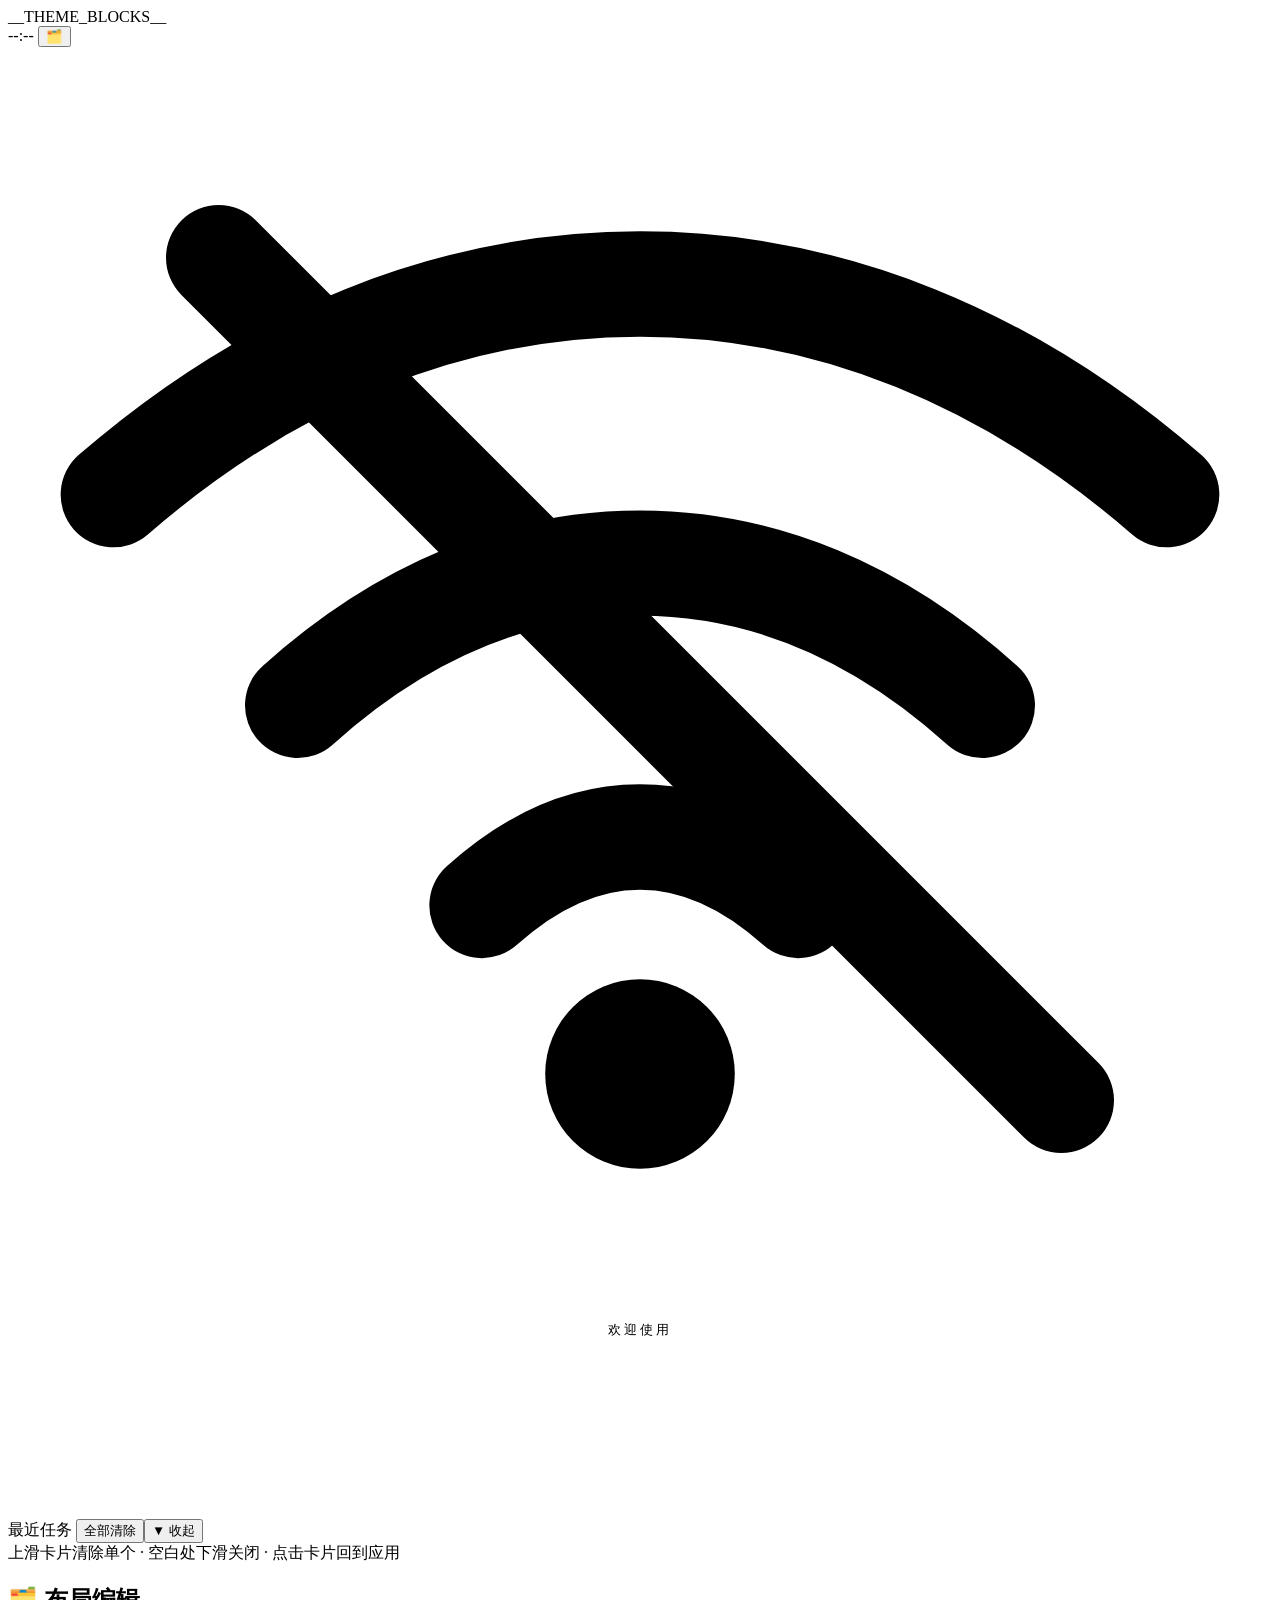
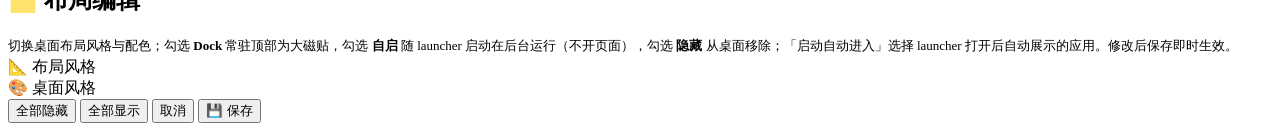
<file: launcher/templates/layouts/metro.html>
<!DOCTYPE html><html lang="zh-CN" data-theme="__THEME__"><head><meta charset="utf-8">
<meta name="viewport" content="width=device-width,initial-scale=1,maximum-scale=1,user-scalable=no">
<title>__TITLE__</title>
<style>
__SHARED_CSS__

/* ══════════════ 磁贴式布局（玻璃 Metro 版） ══════════════
   保留 Metro 式错落排布，磁贴 = 主色晕染 + 顶部高光 + 悬浮投影，
   入场依次弹出，运行指示带呼吸光点。 */

#home {
    padding: 48px 0 0;
    align-items: stretch;
}

/* 顶部时钟问候区 */
#cw { text-align:center; padding:6px 20px 20px; flex-shrink:0; }
#cwGreeting {
    font-size:13px; color:var(--text-secondary); margin-bottom:6px; font-weight:500;
    letter-spacing:3px; text-transform:uppercase;
}
#cwTime {
    font-size:56px; font-weight:200; letter-spacing:-2px; line-height:1;
    font-variant-numeric: tabular-nums;
    background: linear-gradient(to bottom, var(--clock-gradient-top) 12%, var(--clock-gradient-bottom) 92%);
    -webkit-background-clip: text; -webkit-text-fill-color: transparent;
    filter: drop-shadow(0 3px 14px rgba(0,0,0,0.22)) drop-shadow(0 0 34px var(--clock-glow));
}
#cwDate {
    font-size:12.5px; color:var(--text-secondary); margin-top:8px; font-weight:500;
    letter-spacing:0.8px;
}

/* 磁贴网格容器：响应式列数，铺满可用宽度 */
#tiles {
    flex:1; overflow-y:auto; overflow-x:hidden;
    display:grid;
    grid-template-columns: repeat(var(--cols, 6), 120px);
    grid-auto-rows: 120px;
    gap:10px;
    justify-content:center;
    align-content:start;
    padding:10px 28px 80px;
    touch-action:pan-y;
}

/* 磁贴基类：主色晕染 + 分层玻璃
   层次：外投影(悬浮) + 主色渐变底 + 顶部高光线 + 内侧微光 */
.icon {
    position:relative; overflow:hidden; cursor:pointer;
    border-radius:14px;
    color:var(--text-primary);
    display:flex; align-items:center; justify-content:center;
    background:
        radial-gradient(circle at 32% 26%, rgba(var(--c-rgb,128,128,128),0.72) 0%, transparent 58%),
        linear-gradient(165deg, rgba(255,255,255,0.16) 0%, rgba(255,255,255,0.04) 46%, rgba(255,255,255,0.01) 100%),
        linear-gradient(rgba(var(--c-rgb,128,128,128),0.30), rgba(var(--c-rgb,128,128,128),0.30)),
        var(--tile-bg, rgba(26,30,40,0.50));
    backdrop-filter: blur(18px) saturate(1.25); -webkit-backdrop-filter: blur(18px) saturate(1.25);
    border: 1px solid rgba(255,255,255,0.14);
    box-shadow:
        0 6px 14px rgba(0,0,0,0.22),
        0 1px 3px rgba(0,0,0,0.28),
        inset 0 1px 0 rgba(255,255,255,0.22),
        inset 0 -14px 26px rgba(0,0,0,0.16);
    transition: transform 0.22s cubic-bezier(0.34,1.56,0.64,1), box-shadow 0.22s ease, border-color 0.22s ease;
    user-select:none;
}
/* 悬停扫光 */
.icon::before {
    content: ''; position: absolute; top: 0; left: -100%; width: 50%; height: 100%;
    background: linear-gradient(90deg, transparent, rgba(255,255,255,0.14), transparent);
    transform: skewX(-25deg); transition: left 0.6s;
}
.icon:hover::before { left: 150%; }
/* 大磁贴 2x2：dock 应用 */
.icon.lg { grid-row:span 2; grid-column:span 2; border-radius:18px; }
/* 中磁贴 2x1：系统应用 */
.icon.md { grid-column:span 2; }

/* 居中大图标 */
.icon .ic {
    font-size:36px; line-height:1;
    filter: drop-shadow(0 3px 6px rgba(0,0,0,0.32));
    pointer-events:none;
}
.icon.lg .ic { font-size:76px; }
.icon.md .ic { font-size:48px; }

/* 底部白色名称 */
.icon .name {
    position:absolute; left:10px; right:10px; bottom:8px;
    font-size:12px; color:var(--text-primary); font-weight:500;
    text-shadow: 0 1px 4px rgba(0,0,0,0.25);
    overflow:hidden; text-overflow:ellipsis; white-space:nowrap;
    text-align:center;
    pointer-events:none;
}
.icon.lg .name { font-size:15px; left:14px; right:14px; bottom:14px; }

/* hover：明显上浮 + 主色光晕扩散 + 边框提亮 */
.icon:hover {
    transform: translateY(-5px) scale(1.02);
    border-color: rgba(255,255,255,0.26);
    box-shadow:
        0 18px 34px rgba(0,0,0,0.34),
        0 0 40px rgba(var(--c-rgb,128,128,128),0.38),
        inset 0 1px 0 rgba(255,255,255,0.28),
        inset 0 -14px 26px rgba(0,0,0,0.10);
    z-index:2;
}
.icon:active { transform: scale(0.96) translateY(-1px); transition: transform 0.08s; }

/* 运行中：右上角呼吸光点 */
.icon.running::after {
    content:""; position:absolute; top:9px; right:9px;
    width:8px; height:8px; border-radius:50%;
    background:#fff;
    box-shadow: 0 0 8px rgba(255,255,255,0.95), 0 0 18px rgba(255,255,255,0.55);
    z-index:3;
    animation: run-pulse 2.2s ease-in-out infinite;
}
.icon.lg.running::after { width:11px; height:11px; top:13px; right:13px; }
@keyframes run-pulse {
    0%, 100% { box-shadow: 0 0 6px rgba(255,255,255,0.9), 0 0 14px rgba(255,255,255,0.4); }
    50%      { box-shadow: 0 0 12px rgba(255,255,255,1), 0 0 26px rgba(255,255,255,0.75); }
}

/* 周期微光：磁贴每隔 8~14s 泛起一层主色光（JS 随机相位），
   让静止的桌面持续有"活"的细节，不喧宾夺主 */
@keyframes tile-shimmer {
    0%, 92%, 100% { box-shadow:
        0 6px 14px rgba(0,0,0,0.22),
        0 1px 3px rgba(0,0,0,0.28),
        inset 0 1px 0 rgba(255,255,255,0.22),
        inset 0 -14px 26px rgba(0,0,0,0.16); }
    96% { box-shadow:
        0 6px 14px rgba(0,0,0,0.22),
        0 0 34px rgba(var(--c-rgb,128,128,128),0.45),
        inset 0 1px 0 rgba(255,255,255,0.30),
        inset 0 -14px 26px rgba(0,0,0,0.10); }
}
.icon.shimmer { animation: tile-shimmer var(--shimmer-t, 10s) ease-in-out var(--shimmer-d, 0s) infinite; }
/* hover 态关掉 shimmer，避免和 hover 光晕打架 */
.icon.shimmer:hover { animation-play-state: paused; }
</style>
__THEME_BLOCKS__
</head><body>

<div id="statusbar">
  <span id="sbTime" style="font-variant-numeric: tabular-nums;">--:--</span>
  <span id="runtimeIndicator" style="display:none;"></span>
  <span class="sbR">
    <button id="layoutBtn" title="布局编辑">🗂️</button>
    <svg id="netIcon" viewBox="0 0 24 24" fill="none" stroke="currentColor" stroke-width="2" stroke-linecap="round">
      <path class="arc" d="M2 8.5C5 5.9 8.4 4.5 12 4.5s7 1.4 10 4"/>
      <path class="arc" d="M5.5 12.5c2-1.8 4.2-2.7 6.5-2.7s4.5.9 6.5 2.7"/>
      <path class="arc" d="M9 16.3c1-.9 2-1.3 3-1.3s2 .4 3 1.3"/>
      <circle cx="12" cy="19.5" r="1.8" fill="currentColor" stroke="none"/>
      <path class="slash" d="M4 4l16 16"/>
    </svg>
    <span id="batt"><i id="battFill"></i><b></b></span><span id="battPct" style="font-size:11px;margin-left:4px;color:var(--text-secondary);font-variant-numeric:tabular-nums;"></span>
  </span>
</div>

<div id="home">
  <div id="cw">
    <div id="cwGreeting">欢迎使用</div>
    <div id="cwTime">--:--</div>
    <div id="cwDate"></div>
  </div>
  <div id="tiles"></div>
</div>

<!-- 最近任务面板 -->
<div id="recents" class="panel">
  <div class="pHead"><span>最近任务</span>
    <span><button id="clearAll">全部清除</button><button id="closeR">▼ 收起</button></span></div>
  <div id="rCards"></div>
  <div class="rTip">上滑卡片清除单个 · 空白处下滑关闭 · 点击卡片回到应用</div>
</div>

<!-- 布局编辑模态 -->
<div id="layoutMask" class="modalMask">
  <div class="modal" role="dialog" aria-label="布局编辑">
    <h2>🗂️ 布局编辑</h2>
    <div style="font-size:13px;color:var(--text-secondary);line-height:1.6">
      切换桌面布局风格与配色；勾选 <b style="color:var(--text-primary)">Dock</b> 常驻顶部为大磁贴，勾选 <b style="color:var(--text-primary)">自启</b> 随 launcher 启动在后台运行（不开页面），勾选 <b style="color:var(--danger)">隐藏</b> 从桌面移除；「启动自动进入」选择 launcher 打开后自动展示的应用。修改后保存即时生效。
    </div>
    <div class="layoutRow">
      <div class="themeLabel">📐 布局风格</div>
      <div id="layoutPicker" class="layoutList"></div>
    </div>
    <div class="themeRow">
      <div class="themeLabel">🎨 桌面风格</div>
      <div id="themeList" class="themeList"></div>
    </div>
    <div id="layList" class="layList"></div>
    <div class="foot">
      <button class="btnDef" style="margin-right:auto" onclick="toggleAllHidden(true)">全部隐藏</button>
      <button class="btnDef" onclick="toggleAllHidden(false)">全部显示</button>
      <button class="btnDef" onclick="closeLayout()">取消</button>
      <button class="btnPri" onclick="saveLayout()">💾 保存</button>
    </div>
  </div>
</div>

<div id="pages"></div>
<div id="homeBar"></div>

<script>
__SHARED_JS__
</script>
<script>
/* ══════════════ 磁贴式布局专属 JS ══════════════ */

/* 磁贴列数参数 */
const METRO={TILE:120, GAP:10, PAD_X:28};

/* 根据 APPS 渲染磁贴：
   - dock 应用 → 大磁贴 2x2（置顶）
   - 系统应用 → 中磁贴 2x1（横向）
   - 普通应用 → 小磁贴 1x1
   _shared.js 在 poll().then() 后会自动调用 buildHome()。 */
function buildHome(){
  const box=$('tiles'); if(!box)return;
  const cols=Math.max(2, Math.floor((box.clientWidth-METRO.PAD_X*2+METRO.GAP)/(METRO.TILE+METRO.GAP)));
  box.style.setProperty('--cols', cols);
  box.innerHTML='';

  let idx=0;
  APPS.filter(a=>a.dock).forEach(a=>box.appendChild(tileEl(a,'lg',idx++)));
  APPS.filter(a=>a.system && !a.dock).forEach(a=>box.appendChild(tileEl(a,'md',idx++)));
  APPS.filter(a=>!a.dock && !a.system).forEach(a=>box.appendChild(tileEl(a,'',idx++)));

  if(typeof updateDots==='function')updateDots();
}

function hexRgb(h){h=(h||'').replace('#','');if(h.length===3)h=h.split('').map(c=>c+c).join('');
  const n=parseInt(h,16);return isNaN(n)?'128,128,128':((n>>16)&255)+','+((n>>8)&255)+','+(n&255);}
/* 构造单个磁贴：class="icon[ lg|md]" data-id=应用id，inline 设置 --c 为应用 color */
function tileEl(a, size, idx){
  const d=document.createElement('div');
  d.className='icon'+(size?(' '+size):'');
  d.dataset.id=a.id;
  d.style.setProperty('--c', a.color||'#555');
  d.style.setProperty('--c-rgb', hexRgb(a.color||'#555'));
  /* 入场依次弹出（上限 24 项，避免长列表等待） */
  d.style.animationDelay=Math.min(idx,24)*22+'ms';
  /* 周期微光：每块磁贴独立周期与相位，桌面持续有细节在动 */
  let reduce=false; try{reduce=matchMedia('(prefers-reduced-motion: reduce)').matches;}catch(e){}
  /* ui.fx_enabled=true 强制特效：老 Win10/Server 系统动画默认关闭（reduce 误报），旁路恢复 shimmer */
  if(reduce && window.__uiCfg && __uiCfg.fx_enabled===true)reduce=false;
  if(!reduce){
    d.style.setProperty('--shimmer-t',(8+Math.random()*6).toFixed(1)+'s');
    d.style.setProperty('--shimmer-d',(-Math.random()*12).toFixed(1)+'s');
    d.classList.add('shimmer');
    /* shimmer 与入场 tile-pop 是两个 animation，用 animation 简写会互相覆盖 → 分开赋值 */
    d.style.animation='tile-pop 0.5s cubic-bezier(0.22,1.2,0.36,1) backwards '+d.style.animationDelay+
      ', tile-shimmer var(--shimmer-t) ease-in-out var(--shimmer-d) infinite';
  }
  d.innerHTML='<span class="ic">'+iconHtml(a,'app-icon-image')+'</span><span class="name">'+esc(a.name)+'</span>';
  return d;
}

/* 运行状态：给运行中磁贴加 .running 类（右上角呼吸光点） */
function updateDots(){
  const run={};APPS.forEach(a=>run[a.id]=a.running);
  document.querySelectorAll('#tiles .icon').forEach(el=>{
    el.classList.toggle('running',!!run[el.dataset.id]);
  });
}

/* 窗口尺寸变化时重建（保持网格列数自适应） */
addEventListener('resize',()=>{ if(typeof buildHome==='function')buildHome(); });
</script></body></html>
<style>
/* 手机端：时钟收敛、磁贴间距收紧 */
@media (max-width: 768px) {
    #home { padding-top: 40px; }
    #cw { padding: 4px 16px 12px; }
    #cwGreeting { font-size: 11px; }
    #cwTime { font-size: 40px; }
    #cwDate { font-size: 11.5px; margin-top: 6px; }
    #tiles { padding: 8px 14px 70px; gap: 8px; }
}
</style>
</file>
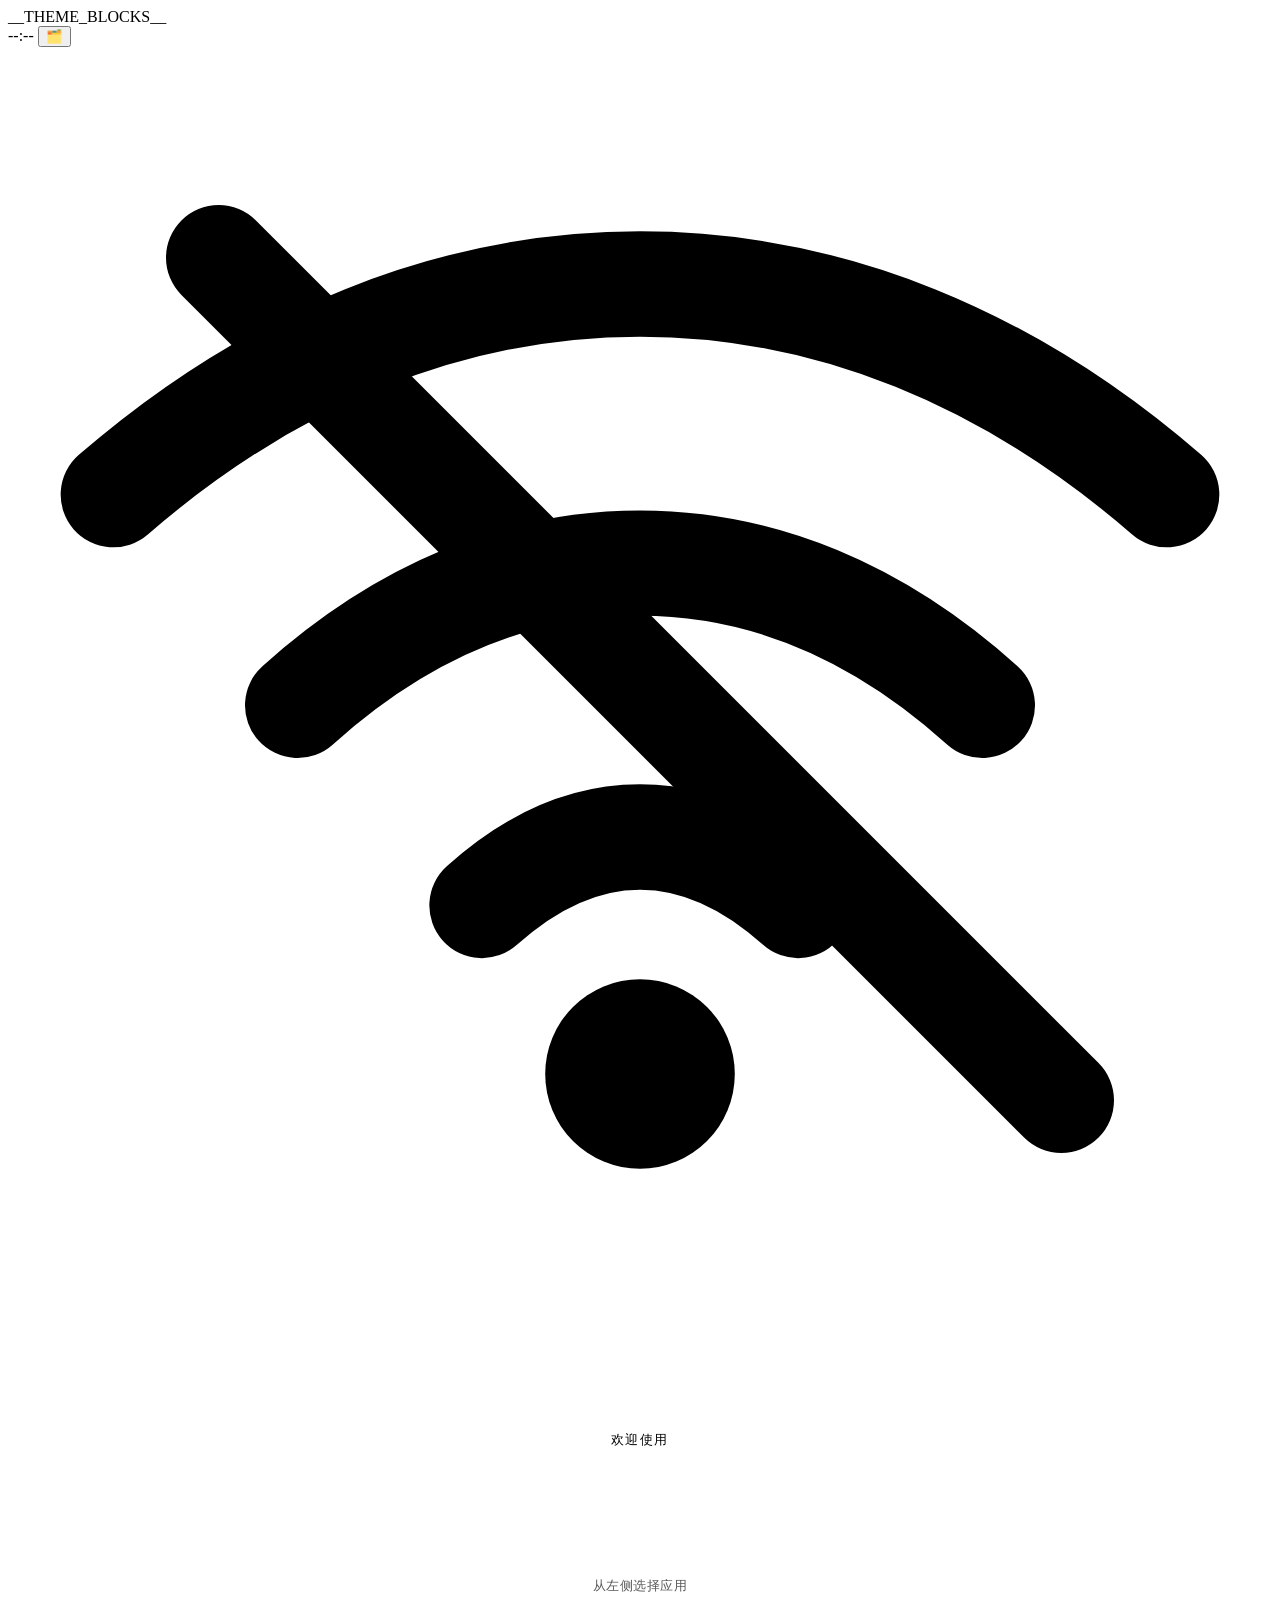
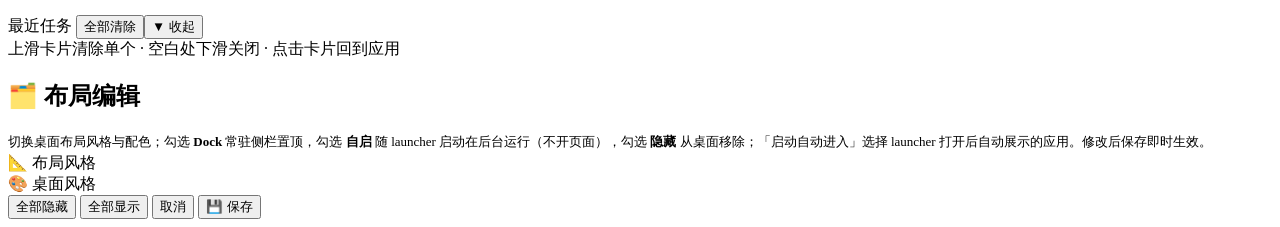
<file: launcher/templates/layouts/sidebar.html>
<!DOCTYPE html><html lang="zh-CN" data-theme="__THEME__"><head><meta charset="utf-8">
<meta name="viewport" content="width=device-width,initial-scale=1,maximum-scale=1,user-scalable=no">
<title>__TITLE__</title>
<style>
__SHARED_CSS__

/* ══════════════ 侧边栏式布局（玻璃桌面版） ══════════════
   左侧毛玻璃侧边栏 + 右侧居中大时钟，无实色面板，应用主色晕染图标。 */

/* 覆盖 #home 默认纵向布局为左右分栏 */
#home { flex-direction: row; padding: 48px 0 0; gap: 0; }

/* ── 左侧侧边栏 ── */
#sideBar {
    flex: 0 0 280px;
    height: 100%;
    background: var(--glass-bg);
    backdrop-filter: blur(28px); -webkit-backdrop-filter: blur(28px);
    border-right: 1px solid var(--glass-border);
    display: flex; flex-direction: column;
    overflow: hidden;
    box-shadow: 12px 0 40px rgba(0,0,0,0.12), inset 0 1px 0 rgba(255,255,255,0.08);
}

/* 顶部 logo / 标题区 */
.sideHead {
    flex: 0 0 auto;
    padding: 18px 18px 16px;
    display: flex; align-items: center; gap: 12px;
    border-bottom: 1px solid var(--glass-border);
}
.sideLogo {
    width: 42px; height: 42px; border-radius: 14px;
    background:
        radial-gradient(circle at 30% 30%, rgba(var(--accent-rgb,128,128,128),0.45) 0%, transparent 60%),
        linear-gradient(160deg, rgba(255,255,255,0.12) 0%, rgba(255,255,255,0.04) 100%);
    display: flex; align-items: center; justify-content: center;
    font-size: 22px;
    border: 1px solid var(--glass-border);
    box-shadow: inset 0 1px 0 rgba(255,255,255,0.12);
}
.sideTitle {
    font-size: 15px; font-weight: 600; color: var(--text-primary);
    letter-spacing: 0.5px; line-height: 1.2;
}
.sideTitle small {
    display: block; font-size: 11px; font-weight: 400;
    color: var(--text-secondary); margin-top: 3px; letter-spacing: 0;
}

/* 应用列表（垂直滚动） */
#sideList {
    flex: 1; overflow-y: auto; overflow-x: hidden;
    padding: 6px 0 14px;
}
.sideSection { padding: 4px 0; }
.sideSection + .sideSection {
    border-top: 1px solid var(--glass-border);
    margin-top: 4px; padding-top: 4px;
}
.sideSectionLabel {
    font-size: 11px; color: var(--text-secondary);
    padding: 12px 20px 6px; font-weight: 600;
    letter-spacing: 1.5px; text-transform: uppercase;
}

/* 每个应用项 */
.icon {
    position: relative;
    display: flex; align-items: center; gap: 12px;
    padding: 9px 18px 9px 20px;
    cursor: pointer;
    transition: background 0.2s ease;
}
.icon:hover { background: var(--glass-bg-hover); }
.icon:active { background: var(--glass-border-hover); }

/* 图标盒 38x38 */
.icon .sideIcon {
    position: relative;
    flex: 0 0 38px;
    width: 38px; height: 38px; border-radius: 11px;
    display: flex; align-items: center; justify-content: center;
    font-size: 20px;
    background:
        radial-gradient(circle at 30% 30%, rgba(var(--c-rgb,128,128,128),0.42) 0%, transparent 65%),
        linear-gradient(160deg, rgba(255,255,255,0.10) 0%, rgba(255,255,255,0.03) 100%);
    border: 1px solid var(--glass-border);
    box-shadow: var(--tile-shadow), inset 0 1px 0 rgba(255,255,255,0.08);
    transition: all 0.25s cubic-bezier(0.34, 1.56, 0.64, 1);
    overflow: hidden;
}
.icon:hover .sideIcon {
    transform: scale(1.1);
    border-color: var(--glass-border-hover);
    box-shadow: var(--tile-shadow-hover), 0 0 18px rgba(var(--c-rgb,128,128,128),0.25), inset 0 1px 0 rgba(255,255,255,0.12);
}
.icon:hover .sideIcon::before { left: 150%; }


.icon .sideName {
    flex: 1; min-width: 0;
    font-size: 14px; color: var(--text-primary);
    white-space: nowrap; overflow: hidden; text-overflow: ellipsis;
    font-weight: 500; letter-spacing: 0.3px;
}

/* 运行中：左侧高亮条 + 背景微染 */
.icon.running::before {
    content: ""; position: absolute; left: 0; top: 8px; bottom: 8px;
    width: 3px; border-radius: 0 3px 3px 0;
    background: var(--success);
    box-shadow: 0 0 10px var(--success);
}
.icon.running { background: rgba(var(--success-rgb,128,128,128),0.08); }
.icon.running .sideIcon { border-color: var(--success); }

/* 微光扫过 */
.sideIcon::before {
    content: ''; position: absolute; top: 0; left: -100%; width: 50%; height: 100%;
    background: linear-gradient(90deg, transparent, rgba(255,255,255,0.14), transparent);
    transform: skewX(-25deg); transition: left 0.5s;
}

/* ── 右侧大区 ── */
#mainArea {
    flex: 1; min-width: 0;
    display: flex; align-items: center; justify-content: center;
    padding: 20px 40px;
    overflow: hidden;
}
#cw { text-align: center; max-width: 640px; }
#cwGreeting {
    font-size: 13px; color: var(--text-secondary);
    margin-bottom: 8px; font-weight: 500; letter-spacing: 1.5px; text-transform: uppercase;
}
#cwTime {
    font-size: 76px; font-weight: 200; letter-spacing: -2px; line-height: 1;
    font-variant-numeric: tabular-nums;
    background: linear-gradient(to bottom, var(--clock-gradient-top) 0%, var(--clock-gradient-bottom) 100%);
    -webkit-background-clip: text; -webkit-text-fill-color: transparent;
    filter: drop-shadow(0 4px 20px rgba(0,0,0,0.25)) drop-shadow(0 0 36px var(--clock-glow));
}
#cwDate {
    font-size: 15px; color: var(--text-secondary);
    margin-top: 14px; font-weight: 500; letter-spacing: 0.5px;
}
.cwHint {
    font-size: 13px; color: var(--text-secondary);
    margin-top: 44px; opacity: 0.65;
    letter-spacing: 0.5px;
}

/* 最近任务卡片里的 .tile/.name（_shared.js renderRecents 依赖） */
.tile {
    width: 64px; height: 64px; border-radius: var(--tile-radius);
    font-size: 32px; display: flex; align-items: center; justify-content: center;
    background:
        radial-gradient(circle at 30% 30%, rgba(var(--c-rgb,128,128,128),0.35) 0%, transparent 65%),
        linear-gradient(160deg, rgba(255,255,255,0.08) 0%, rgba(255,255,255,0.02) 100%);
    border: 1px solid var(--glass-border);
    box-shadow: var(--tile-shadow);
}
.name {
    font-size: 14px; color: var(--text-primary); font-weight: 500;
    text-align: center; text-shadow: 0 2px 6px rgba(0,0,0,0.4);
    width: 100%; overflow: hidden; text-overflow: ellipsis; white-space: nowrap;
}
</style>
__THEME_BLOCKS__
</head><body>

<div id="statusbar">
  <span id="sbTime" style="font-variant-numeric: tabular-nums;">--:--</span>
  <span id="runtimeIndicator" style="display:none;"></span>
  <span class="sbR">
    <button id="layoutBtn" title="布局编辑">🗂️</button>
    <svg id="netIcon" viewBox="0 0 24 24" fill="none" stroke="currentColor" stroke-width="2" stroke-linecap="round">
      <path class="arc" d="M2 8.5C5 5.9 8.4 4.5 12 4.5s7 1.4 10 4"/>
      <path class="arc" d="M5.5 12.5c2-1.8 4.2-2.7 6.5-2.7s4.5.9 6.5 2.7"/>
      <path class="arc" d="M9 16.3c1-.9 2-1.3 3-1.3s2 .4 3 1.3"/>
      <circle cx="12" cy="19.5" r="1.8" fill="currentColor" stroke="none"/>
      <path class="slash" d="M4 4l16 16"/>
    </svg>
    <span id="batt"><i id="battFill"></i><b></b></span><span id="battPct" style="font-size:11px;margin-left:4px;color:var(--text-secondary);font-variant-numeric:tabular-nums;"></span>
  </span>
</div>

<div id="home">
  <!-- 左侧侧边栏 -->
  <div id="sideBar">
    <div class="sideHead">
      <div class="sideLogo">🚀</div>
      <div class="sideTitle">应用启动器<small>Launcher</small></div>
    </div>
    <div id="sideList"></div>
  </div>
  <!-- 右侧大区：居中大时钟 -->
  <div id="mainArea">
    <div id="cw">
      <div id="cwGreeting">欢迎使用</div>
      <div id="cwTime">--:--</div>
      <div id="cwDate"></div>
      <div class="cwHint">从左侧选择应用</div>
    </div>
  </div>
</div>

<!-- 最近任务面板 -->
<div id="recents" class="panel">
  <div class="pHead"><span>最近任务</span>
    <span><button id="clearAll">全部清除</button><button id="closeR">▼ 收起</button></span></div>
  <div id="rCards"></div>
  <div class="rTip">上滑卡片清除单个 · 空白处下滑关闭 · 点击卡片回到应用</div>
</div>

<!-- 布局编辑模态 -->
<div id="layoutMask" class="modalMask">
  <div class="modal" role="dialog" aria-label="布局编辑">
    <h2>🗂️ 布局编辑</h2>
    <div style="font-size:13px;color:var(--text-secondary);line-height:1.6">
      切换桌面布局风格与配色；勾选 <b style="color:var(--text-primary)">Dock</b> 常驻侧栏置顶，勾选 <b style="color:var(--text-primary)">自启</b> 随 launcher 启动在后台运行（不开页面），勾选 <b style="color:var(--danger)">隐藏</b> 从桌面移除；「启动自动进入」选择 launcher 打开后自动展示的应用。修改后保存即时生效。
    </div>
    <div class="layoutRow">
      <div class="themeLabel">📐 布局风格</div>
      <div id="layoutPicker" class="layoutList"></div>
    </div>
    <div class="themeRow">
      <div class="themeLabel">🎨 桌面风格</div>
      <div id="themeList" class="themeList"></div>
    </div>
    <div id="layList" class="layList"></div>
    <div class="foot">
      <button class="btnDef" style="margin-right:auto" onclick="toggleAllHidden(true)">全部隐藏</button>
      <button class="btnDef" onclick="toggleAllHidden(false)">全部显示</button>
      <button class="btnDef" onclick="closeLayout()">取消</button>
      <button class="btnPri" onclick="saveLayout()">💾 保存</button>
    </div>
  </div>
</div>

<div id="pages"></div>
<div id="homeBar"></div>

<script>
__SHARED_JS__
</script>
<script>
/* ══════════════ 侧边栏式布局专属 JS ══════════════ */

function buildHome(){
  const list=$('sideList');
  list.innerHTML='';

  const dockApps=APPS.filter(a=>a.dock);
  const homeApps=APPS.filter(a=>!a.dock);

  if(dockApps.length){
    const sec=document.createElement('div');
    sec.className='sideSection';
    sec.innerHTML='<div class="sideSectionLabel">置顶</div>';
    dockApps.forEach(a=>sec.appendChild(sideItem(a)));
    list.appendChild(sec);
  }

  if(homeApps.length){
    const sec=document.createElement('div');
    sec.className='sideSection';
    sec.innerHTML='<div class="sideSectionLabel">全部应用</div>';
    homeApps.forEach(a=>sec.appendChild(sideItem(a)));
    list.appendChild(sec);
  }

  if(typeof updateDots==='function')updateDots();
}

function hexRgb(h){h=(h||'').replace('#','');if(h.length===3)h=h.split('').map(c=>c+c).join('');
  const n=parseInt(h,16);return isNaN(n)?'128,128,128':((n>>16)&255)+','+((n>>8)&255)+','+(n&255);}
function sideItem(a){
  const d=document.createElement('div');
  d.className='icon'+(a.running?' running':'');
  d.dataset.id=a.id;
  d.innerHTML=
    '<div class="sideIcon" style="--c:'+a.color+';--c-rgb:'+hexRgb(a.color)+'">'+iconHtml(a,'app-icon-image')+'</div>'+
    '<div class="sideName">'+esc(a.name)+'</div>';
  return d;
}

function updateDots(){
  const run={};
  APPS.forEach(a=>run[a.id]=a.running);
  document.querySelectorAll('#sideList .icon').forEach(el=>{
    el.classList.toggle('running',!!run[el.dataset.id]);
  });
}
</script></body></html>
<style>
/* 手机端：侧边栏变全屏列表，隐藏右侧时钟区 */
@media (max-width: 768px) {
    #home { flex-direction: column; padding-top: 40px; }
    #sideBar { flex: 1 1 auto; width: 100%; border-right: 0; }
    #mainArea { display: none; }
    .sideHead { padding: 14px 16px 12px; }
}
</style>
</file>
